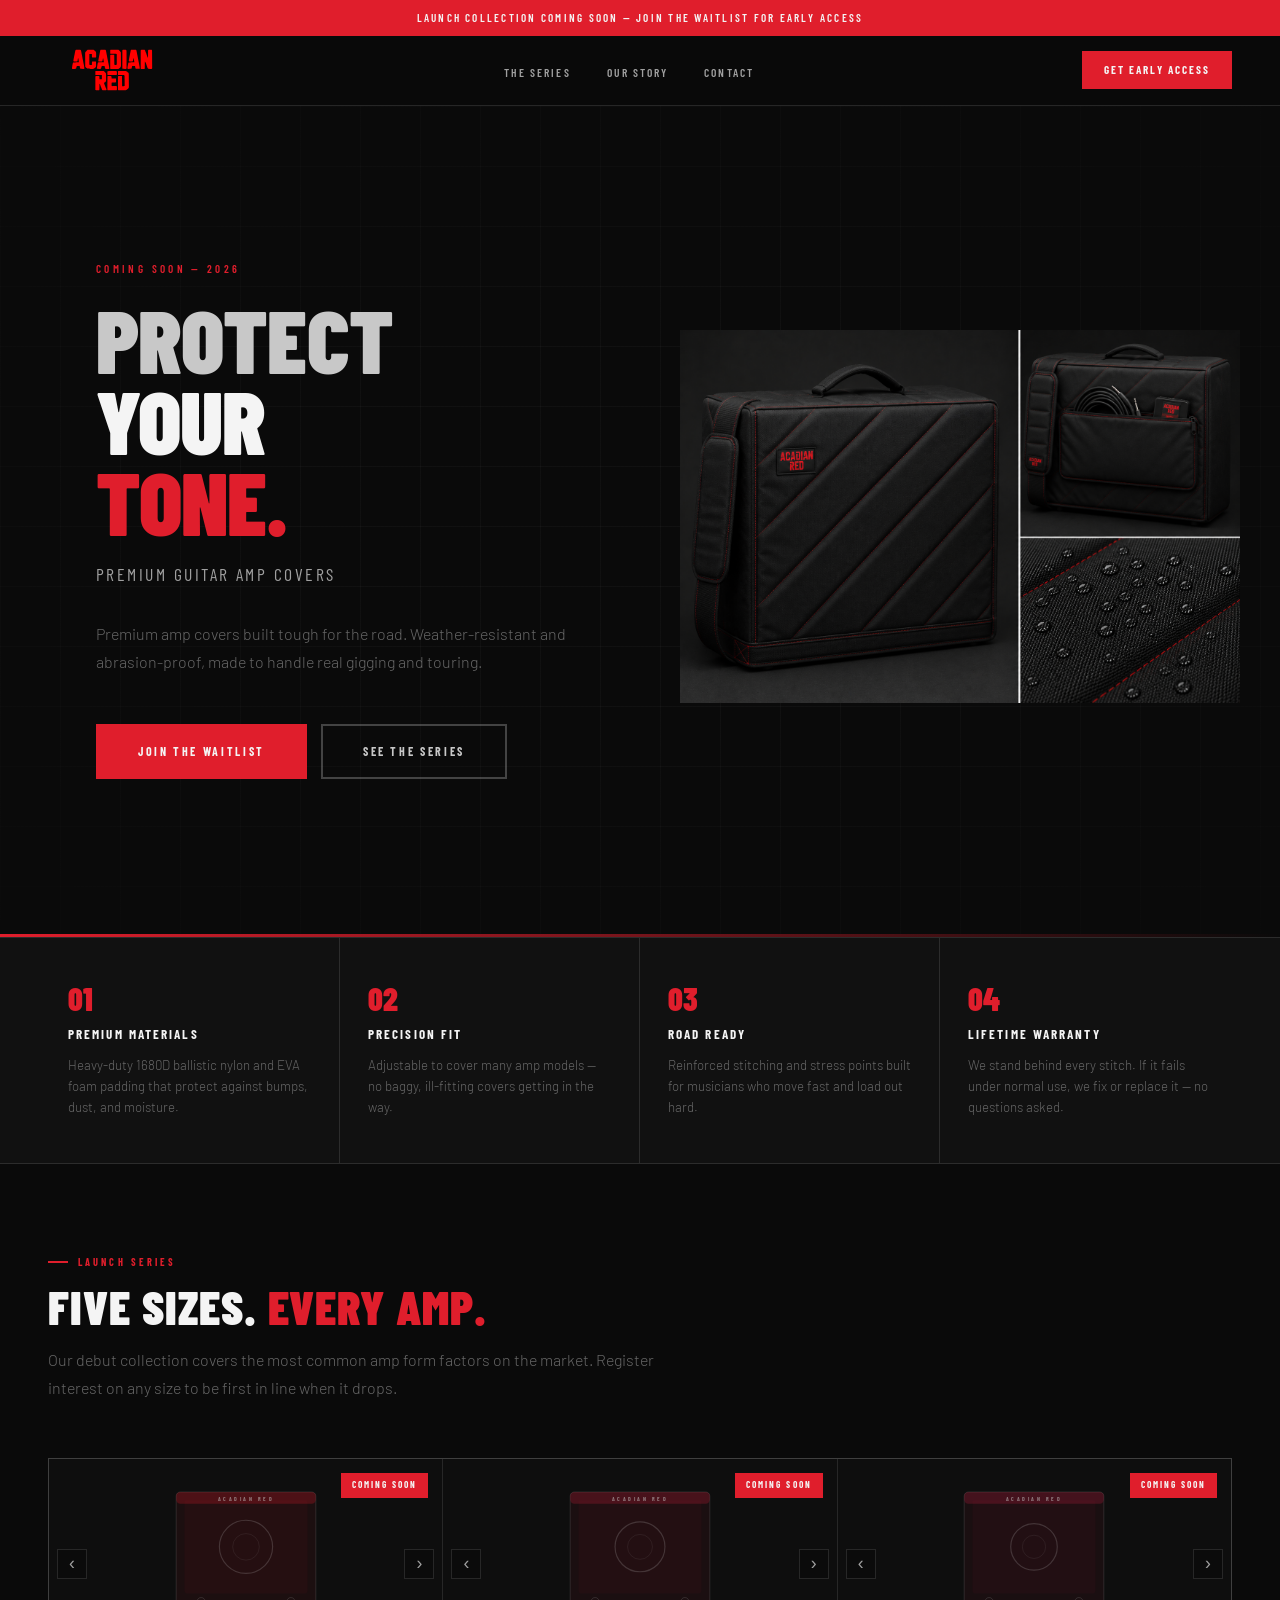
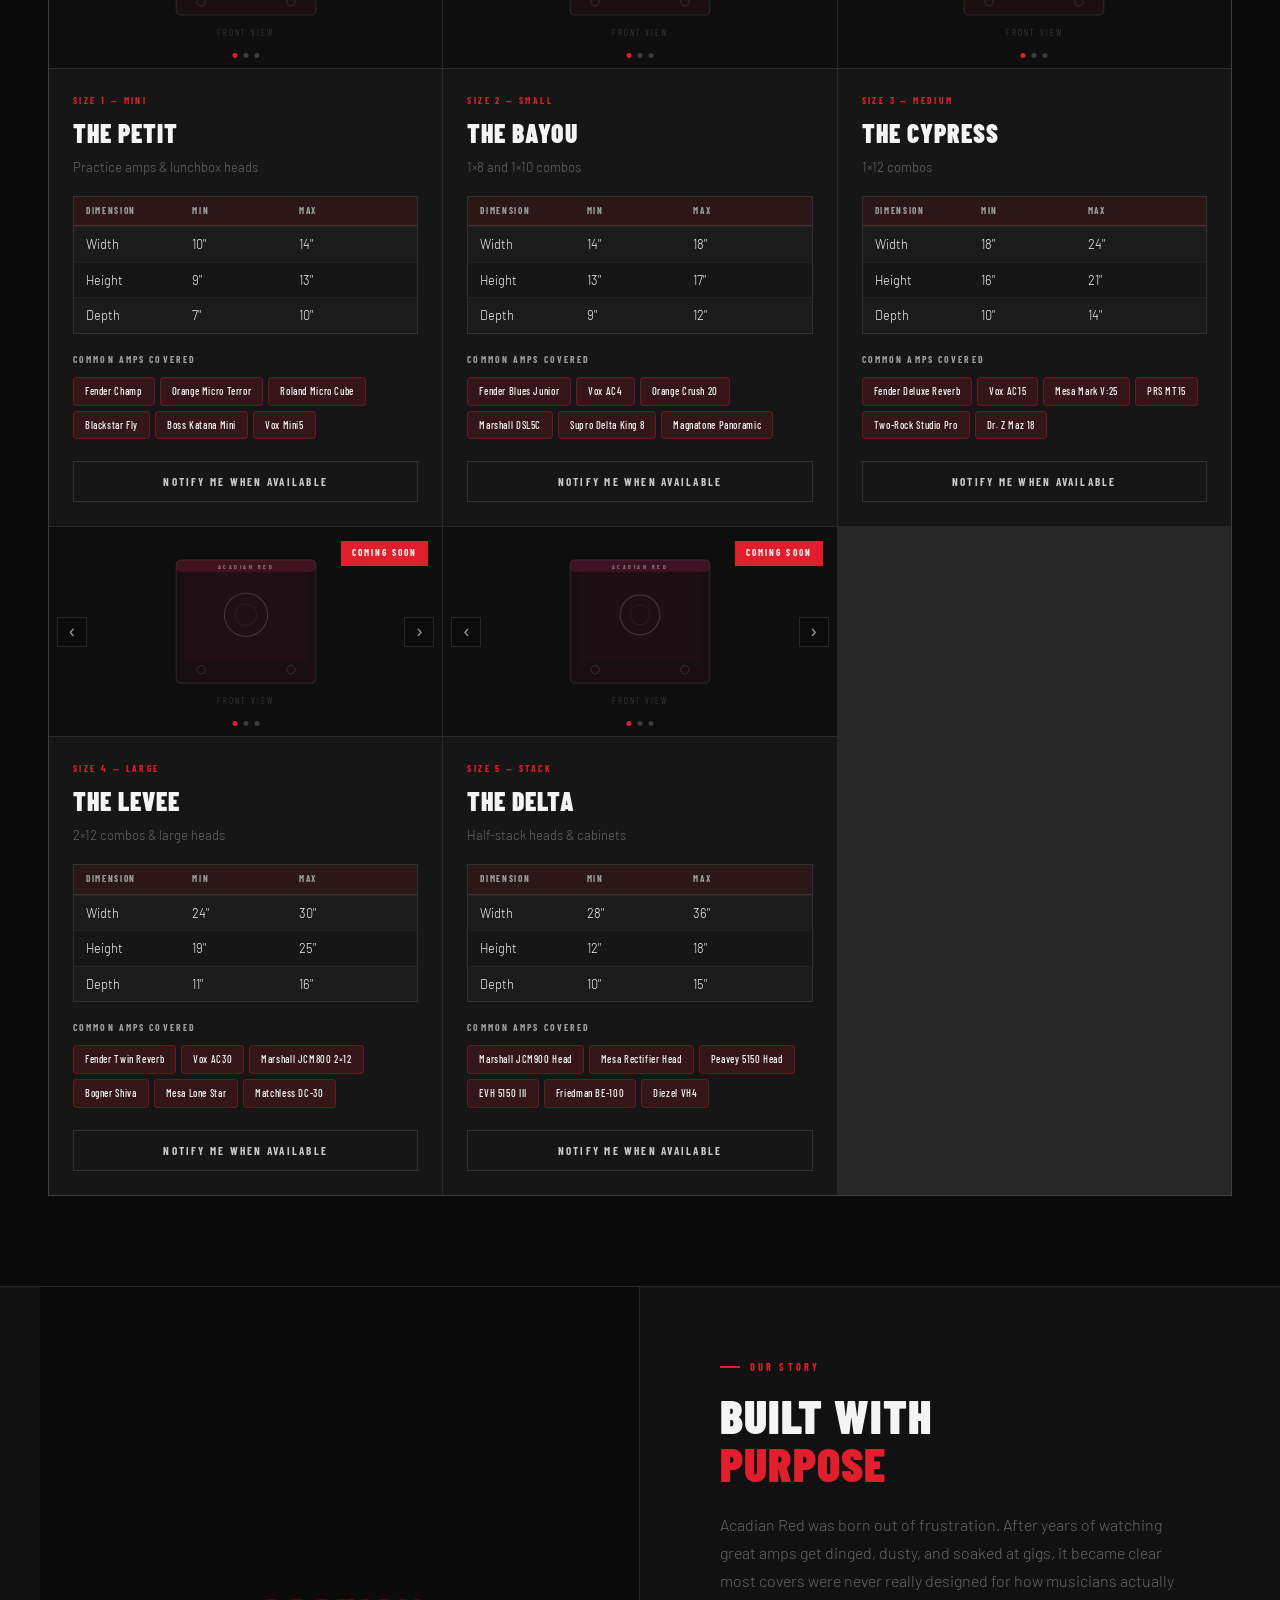
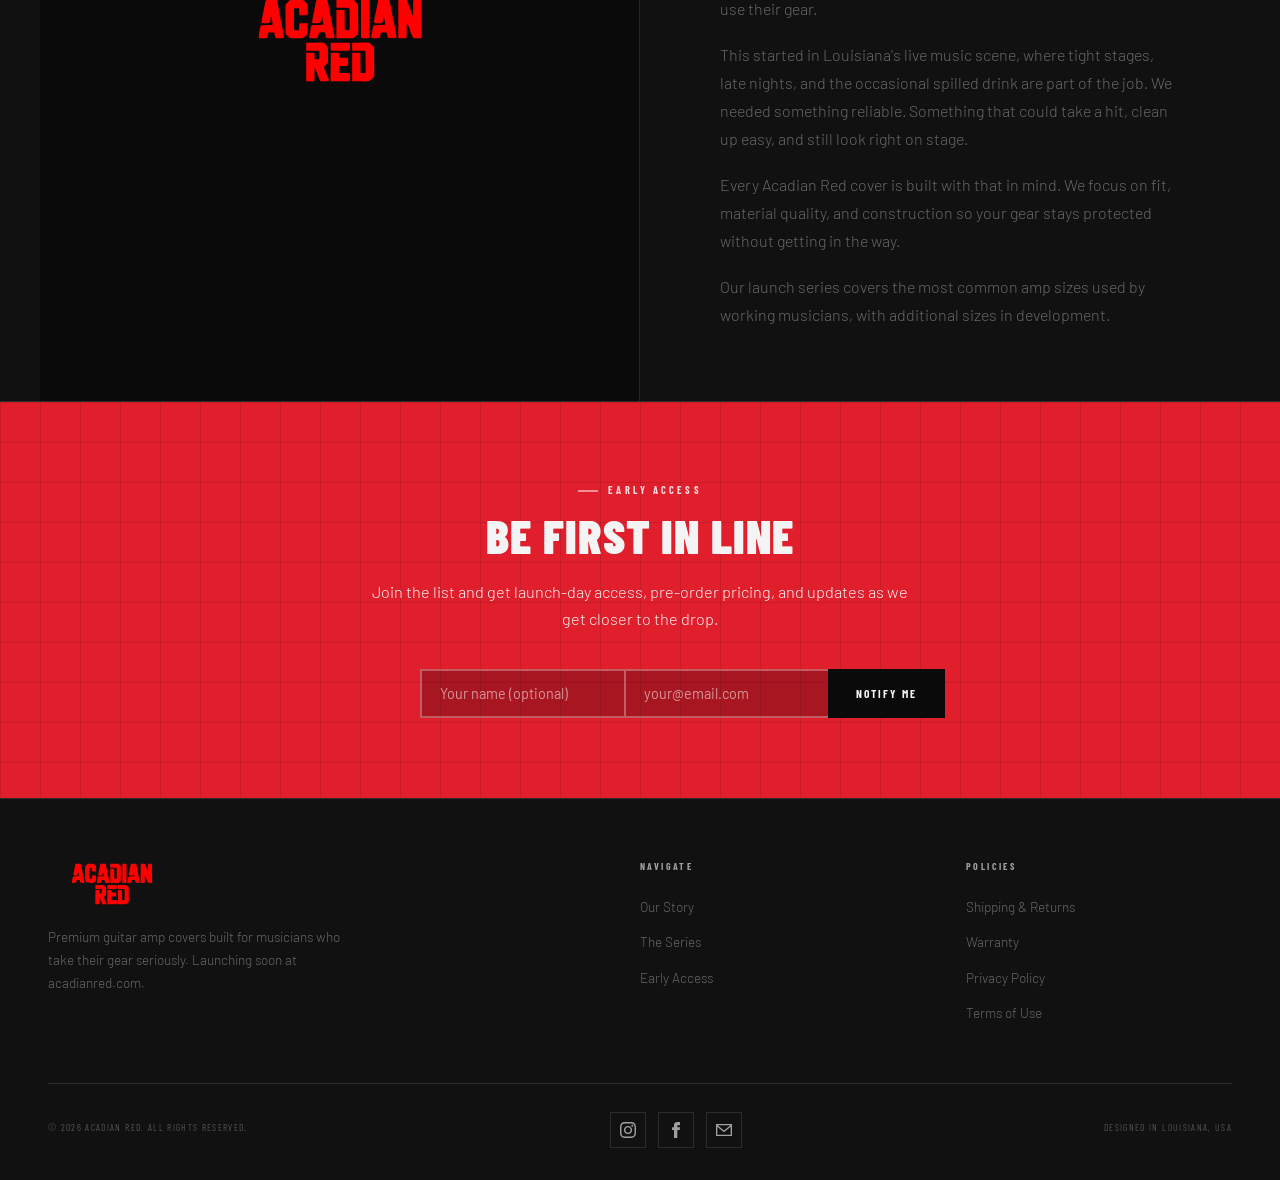
<file: index.html>
<!DOCTYPE html>
<html lang="en">
<head>
  <meta charset="UTF-8" />
  <meta name="viewport" content="width=device-width, initial-scale=1.0" />
  <title>Acadian Red | Premium Guitar Amp Covers</title>
  <meta name="description" content="Acadian Red — Handcrafted premium guitar amp covers built to protect your tone. Coming soon." />

  <link rel="preconnect" href="https://fonts.googleapis.com" />
  <link rel="preconnect" href="https://fonts.gstatic.com" crossorigin />
  <link href="https://fonts.googleapis.com/css2?family=Barlow+Condensed:wght@300;400;500;600;700;800;900&family=Barlow:wght@300;400;500;600&display=swap" rel="stylesheet" />

  <link rel="stylesheet" href="styles.css" />
</head>
<body>

  <!-- ── ANNOUNCE BAR ───────────────────────────── -->
  <div class="announce">Launch Collection Coming Soon — Join the Waitlist for Early Access</div>

  <!-- ── NAV ───────────────────────────────────── -->
  <nav>
    <a href="#" class="nav-logo">
      <img src="assets/acadianred_redlogo.svg" alt="Acadian Red" class="logo-mark" />
    </a>

    <!-- Desktop links -->
    <ul class="nav-links">
      <li><a href="#products">The Series</a></li>
      <li><a href="#story">Our Story</a></li>
      <li><a href="#notify">Contact</a></li>
    </ul>

    <!-- Desktop CTA -->
    <a href="#notify" class="nav-cta">Get Early Access</a>

    <!-- Hamburger (mobile only) -->
    <button class="nav-hamburger" id="hamburger" aria-label="Open menu" onclick="toggleMenu()">
      <span></span>
      <span></span>
      <span></span>
    </button>
  </nav>

  <!-- Mobile drawer -->
  <div class="mobile-menu" id="mobile-menu">
    <a href="#products" onclick="closeMenu()">The Series</a>
    <a href="#story"    onclick="closeMenu()">Our Story</a>
    <a href="#notify"   onclick="closeMenu()">Contact</a>
    <a href="#notify"   onclick="closeMenu()" class="mobile-cta">Get Early Access</a>
  </div>

  <!-- ── HERO ──────────────────────────────────── -->
  <section class="hero">

    <!-- Left: text -->
    <div class="hero-content">
      <div class="hero-eyebrow">Coming Soon — 2026</div>
      <h1 class="hero-title">
        <span class="silver">PROTECT</span><br>
        YOUR<br>
        <span class="accent">TONE.</span>
      </h1>
      <p class="hero-sub">Premium Guitar Amp Covers</p>
      <p class="hero-desc">Premium amp covers built tough for the road. Weather-resistant and abrasion-proof, made to handle real gigging and touring.</p>
      <div class="hero-actions">
        <a href="#notify"   class="btn-primary">Join the Waitlist</a>
        <a href="#products" class="btn-ghost">See the Series</a>
      </div>
    </div>

    <!-- Right: product render -->
    <div class="hero-visual">
      <div class="hero-render">
        <img src="assets/acadianred_render.png" alt="Acadian Red amp cover" />
      </div>
    </div>

  </section>

  <div class="red-divider"></div>

  <!-- ── FEATURES STRIP ────────────────────────── -->
  <div class="features-strip">
    <div class="features-inner">
      <div class="feature-item">
        <div class="feature-num">01</div>
        <div class="feature-title">Premium Materials</div>
        <p class="feature-desc">Heavy-duty 1680D ballistic nylon and EVA foam padding that protect against bumps, dust, and moisture.</p>
      </div>
      <div class="feature-item">
        <div class="feature-num">02</div>
        <div class="feature-title">Precision Fit</div>
        <p class="feature-desc">Adjustable to cover many amp models — no baggy, ill-fitting covers getting in the way.</p>
      </div>
      <div class="feature-item">
        <div class="feature-num">03</div>
        <div class="feature-title">Road Ready</div>
        <p class="feature-desc">Reinforced stitching and stress points built for musicians who move fast and load out hard.</p>
      </div>
      <div class="feature-item">
        <div class="feature-num">04</div>
        <div class="feature-title">Lifetime Warranty</div>
        <p class="feature-desc">We stand behind every stitch. If it fails under normal use, we fix or replace it — no questions asked.</p>
      </div>
    </div>
  </div>

  <!-- ── PRODUCTS ───────────────────────────────── -->
  <section class="products-section" id="products">
    <div class="products-header fade-up">
      <div class="section-label">Launch Series</div>
      <h2 class="section-title">Five Sizes. <span class="accent">Every Amp.</span></h2>
      <p class="section-body">Our debut collection covers the most common amp form factors on the market. Register interest on any size to be first in line when it drops.</p>
    </div>
    <div class="products-grid" id="products-grid"></div>
  </section>

  <!-- ── OUR STORY ──────────────────────────────── -->
  <div class="story-wrap" id="story">
    <div class="story-section">
      <div class="story-visual">
        <div class="story-logo">
          <img src="assets/acadianred_redlogo.svg" alt="Acadian Red" width="260" />
        </div>
      </div>
      <div class="story-content fade-up">
        <div class="section-label">Our Story</div>
        <h2 class="section-title">Built With<br><span class="accent">Purpose</span></h2>
        <p class="section-body" style="margin-bottom:18px;">Acadian Red was born out of frustration. After years of watching great amps get dinged, dusty, and soaked at gigs, it became clear most covers were never really designed for how musicians actually use their gear.</p>
        <p class="section-body" style="margin-bottom:18px;">This started in Louisiana's live music scene, where tight stages, late nights, and the occasional spilled drink are part of the job. We needed something reliable. Something that could take a hit, clean up easy, and still look right on stage.</p>
        <p class="section-body" style="margin-bottom:18px;">Every Acadian Red cover is built with that in mind. We focus on fit, material quality, and construction so your gear stays protected without getting in the way.</p>
        <p class="section-body">Our launch series covers the most common amp sizes used by working musicians, with additional sizes in development.</p>
      </div>
    </div>
  </div>

  <!-- ── EMAIL CAPTURE ──────────────────────────── -->
  <section class="email-section" id="notify">
    <div class="email-inner">
      <div class="section-label">Early Access</div>
      <h2 class="section-title">Be First In Line</h2>
      <p class="section-body">Join the list and get launch-day access, pre-order pricing, and updates as we get closer to the drop.</p>

    <form class="email-form" onsubmit="submitToGoogle(event)">
  <input class="email-input" type="text" id="waitlist-name" placeholder="Your name (optional)" />
  <input class="email-input" type="email" id="waitlist-email" placeholder="your@email.com" required />
  <button class="email-submit" type="submit">Notify Me</button>
</form>
    
        <div id="email-success" style="display:none;margin-top:20px;">
        <p style="color:rgba(255,255,255,0.85);font-family:var(--font-head);font-size:0.78rem;letter-spacing:0.18em;text-transform:uppercase;">✓ &nbsp; You're on the list — we'll be in touch.</p>
      </div>
    </div>
  </section>

  <!-- ── FOOTER ─────────────────────────────────── -->
  <footer>
    <div class="footer-top">
      <div class="footer-brand">
        <a href="#" class="nav-logo">
          <img src="assets/acadianred_redlogo.svg" alt="Acadian Red" class="logo-mark" />
        </a>
        <p>Premium guitar amp covers built for musicians who take their gear seriously. Launching soon at acadianred.com.</p>
      </div>
      <div>
        <div class="footer-col-title">Navigate</div>
        <ul class="footer-links">
          <li><a href="#story">Our Story</a></li>
          <li><a href="#products">The Series</a></li>
          <li><a href="#notify">Early Access</a></li>
        </ul>
      </div>
      <div>
        <div class="footer-col-title">Policies</div>
        <ul class="footer-links">
          <li><a href="#">Shipping &amp; Returns</a></li>
          <li><a href="#">Warranty</a></li>
         <li><a href="privacy-policy.html">Privacy Policy</a></li>
         <li><a href="terms-of-use.html">Terms of Use</a></li>
        </ul>
      </div>
    </div>
    <div class="footer-bottom">
      <p>© 2026 Acadian Red. All rights reserved.</p>

       <!-- Social Links Start -->
     <div class="social-links">
    <!-- Instagram -->
    <a href="https://www.instagram.com/acadianred" class="social-link" aria-label="Instagram" target="_blank" rel="noopener noreferrer">
      <svg viewBox="0 0 24 24">
        <path d="M12 2.163c3.204 0 3.584.012 4.85.07 3.252.148 4.771 1.691 4.919 4.919.058 1.265.069 1.645.069 4.849 0 3.205-.012 3.584-.069 4.849-.149 3.225-1.664 4.771-4.919 4.919-1.266.058-1.644.07-4.85.07-3.204 0-3.584-.012-4.849-.07-3.26-.149-4.771-1.699-4.919-4.92-.058-1.265-.07-1.644-.07-4.849 0-3.204.013-3.583.07-4.849.149-3.227 1.664-4.771 4.919-4.919 1.266-.057 1.645-.069 4.849-.069zm0-2.163c-3.259 0-3.667.014-4.947.072-4.358.2-6.78 2.618-6.98 6.98-.059 1.281-.073 1.689-.073 4.948 0 3.259.014 3.668.072 4.948.2 4.358 2.618 6.78 6.98 6.98 1.281.058 1.689.072 4.948.072 3.259 0 3.668-.014 4.948-.072 4.354-.2 6.782-2.618 6.979-6.98.059-1.28.073-1.689.073-4.948 0-3.259-.014-3.667-.072-4.947-.196-4.354-2.617-6.78-6.979-6.98-1.281-.059-1.69-.073-4.949-.073zm0 5.838c-3.403 0-6.162 2.759-6.162 6.162s2.759 6.163 6.162 6.163 6.162-2.759 6.162-6.163c0-3.403-2.759-6.162-6.162-6.162zm0 10.162c-2.209 0-4-1.79-4-4 0-2.209 1.791-4 4-4s4 1.791 4 4c0 2.21-1.791 4-4 4zm6.406-11.845c-.796 0-1.441.645-1.441 1.44s.645 1.44 1.441 1.44c.795 0 1.439-.645 1.439-1.44s-.644-1.44-1.439-1.44z"/>
      </svg>
    </a>

    <!-- Facebook -->
    <a href="https://www.facebook.com/AcadianRed/" class="social-link" aria-label="Facebook" target="_blank" rel="noopener noreferrer">
      <svg viewBox="0 0 24 24">
        <path d="M9 8h-3v4h3v12h5v-12h3.642l.358-4h-4v-1.667c0-.955.192-1.333 1.115-1.333h2.885v-5h-3.808c-3.596 0-5.192 1.583-5.192 4.615v3.385z"/>
      </svg>
    </a>

    <!-- Email -->
    <a href="mailto:support@acadianred.com" class="social-link" aria-label="Email">
      <svg viewBox="0 0 24 24">
        <path d="M0 3v18h24v-18h-24zm21.518 2l-9.518 7.713-9.518-7.713h19.036zm-19.518 14v-11.817l10 8.104 10-8.104v11.817h-20z"/>
      </svg>
    </a>
  </div>
      <!-- Social Links End -->
      
      <p>Designed in Louisiana, USA</p>
    </div>
  </footer>

  <!-- ── NOTIFY MODAL ───────────────────────────── -->
  <div class="modal-overlay" id="modal" onclick="closeModal(event)">
    <div class="modal">
      <button class="modal-close" onclick="closeModalDirect()">×</button>
      <div class="modal-product-name" id="modal-product-name"></div>
      <div class="modal-title">Notify Me</div>
      <div class="modal-sub" id="modal-sub"></div>
      <div class="modal-form" id="modal-form-wrap">
        <input class="modal-input" type="text" placeholder="Your name" id="modal-name" />
        <input class="modal-input" type="email" placeholder="your@email.com" required id="modal-email" />
        <button class="modal-submit" onclick="handleModalSubmit()">Join the Waitlist</button>
      </div>
      <div class="modal-success" id="modal-success">
        <div class="check">✓</div>
        <p>You're on the list for the <strong id="success-product-name"></strong>.<br/>We'll reach out as soon as pre-orders open.</p>
      </div>
    </div>
  </div>

  <!-- ── SCRIPTS ────────────────────────────────── -->
  <script>
    /* ── HAMBURGER ──────────────────────────────── */
    function toggleMenu() {
      const btn  = document.getElementById('hamburger');
      const menu = document.getElementById('mobile-menu');
      btn.classList.toggle('open');
      menu.classList.toggle('open');
    }
    function closeMenu() {
      document.getElementById('hamburger').classList.remove('open');
      document.getElementById('mobile-menu').classList.remove('open');
    }

    /* ── PRODUCT DATA ───────────────────────────── */
    const products = [
      { id:'mini',   sizeBadge:'Size 1 — Mini',   name:'THE PETIT',   tagline:'Practice amps & lunchbox heads',
        chart:[{dim:'Width',min:'10"',max:'14"'},{dim:'Height',min:'9"',max:'13"'},{dim:'Depth',min:'7"',max:'10"'}],
        fits:['Fender Champ','Orange Micro Terror','Roland Micro Cube','Blackstar Fly','Boss Katana Mini','Vox Mini5'] },
      { id:'small',  sizeBadge:'Size 2 — Small',  name:'THE BAYOU',   tagline:'1×8 and 1×10 combos',
        chart:[{dim:'Width',min:'14"',max:'18"'},{dim:'Height',min:'13"',max:'17"'},{dim:'Depth',min:'9"',max:'12"'}],
        fits:['Fender Blues Junior','Vox AC4','Orange Crush 20','Marshall DSL5C','Supro Delta King 8','Magnatone Panoramic'] },
      { id:'medium', sizeBadge:'Size 3 — Medium', name:'THE CYPRESS', tagline:'1×12 combos',
        chart:[{dim:'Width',min:'18"',max:'24"'},{dim:'Height',min:'16"',max:'21"'},{dim:'Depth',min:'10"',max:'14"'}],
        fits:['Fender Deluxe Reverb','Vox AC15','Mesa Mark V:25','PRS MT15','Two-Rock Studio Pro','Dr. Z Maz 18'] },
      { id:'large',  sizeBadge:'Size 4 — Large',  name:'THE LEVEE',   tagline:'2×12 combos & large heads',
        chart:[{dim:'Width',min:'24"',max:'30"'},{dim:'Height',min:'19"',max:'25"'},{dim:'Depth',min:'11"',max:'16"'}],
        fits:['Fender Twin Reverb','Vox AC30','Marshall JCM800 2×12','Bogner Shiva','Mesa Lone Star','Matchless DC-30'] },
      { id:'stack',  sizeBadge:'Size 5 — Stack',  name:'THE DELTA',   tagline:'Half-stack heads & cabinets',
        chart:[{dim:'Width',min:'28"',max:'36"'},{dim:'Height',min:'12"',max:'18"'},{dim:'Depth',min:'10"',max:'15"'}],
        fits:['Marshall JCM900 Head','Mesa Rectifier Head','Peavey 5150 Head','EVH 5150 III','Friedman BE-100','Diezel VH4'] },
    ];

    /* ── SVG PLACEHOLDERS ───────────────────────── */
    function makeSlide(viewIdx, pi) {
      const labels = ['FRONT','SIDE','TOP'];
      const r = `hsl(${355 - pi*4},${76 - pi*3}%,${42 - pi*2}%)`;
      const svgs = [
        `<svg viewBox="0 0 180 160" width="150" height="133" fill="none" xmlns="http://www.w3.org/2000/svg">
          <rect x="6" y="6" width="168" height="148" rx="5" fill="${r}" fill-opacity=".08" stroke="rgba(200,200,200,.18)" stroke-width="1"/>
          <rect x="16" y="16" width="148" height="112" rx="3" fill="${r}" fill-opacity=".05"/>
          <circle cx="90" cy="72" r="${32-pi*2}" fill="none" stroke="rgba(200,200,200,.2)" stroke-width="1.4"/>
          <circle cx="90" cy="72" r="${16-pi}" fill="none" stroke="rgba(200,200,200,.12)" stroke-width=".8"/>
          <circle cx="36" cy="138" r="5" fill="none" stroke="rgba(200,200,200,.2)" stroke-width=".9"/>
          <circle cx="144" cy="138" r="5" fill="none" stroke="rgba(200,200,200,.2)" stroke-width=".9"/>
          <rect x="6" y="6" width="168" height="14" rx="5" fill="${r}" fill-opacity=".3"/>
          <text x="90" y="17" font-family="'Barlow Condensed',sans-serif" font-size="7" fill="rgba(200,200,200,.55)" text-anchor="middle" font-weight="700" letter-spacing="3">ACADIAN RED</text>
        </svg>`,
        `<svg viewBox="0 0 110 160" width="92" height="133" fill="none" xmlns="http://www.w3.org/2000/svg">
          <rect x="6" y="6" width="98" height="148" rx="5" fill="${r}" fill-opacity=".08" stroke="rgba(200,200,200,.18)" stroke-width="1"/>
          <rect x="16" y="20" width="78" height="108" rx="3" fill="${r}" fill-opacity=".05" stroke="rgba(200,200,200,.08)" stroke-width=".5"/>
          <line x1="16" y1="60" x2="94" y2="60" stroke="rgba(200,200,200,.1)" stroke-width=".5"/>
          <line x1="16" y1="100" x2="94" y2="100" stroke="rgba(200,200,200,.1)" stroke-width=".5"/>
          <rect x="6" y="6" width="98" height="14" rx="5" fill="${r}" fill-opacity=".3"/>
          <text x="55" y="85" font-family="'Barlow Condensed',sans-serif" font-size="8" fill="rgba(200,200,200,.3)" text-anchor="middle" font-weight="700" letter-spacing="2">SIDE</text>
        </svg>`,
        `<svg viewBox="0 0 180 110" width="150" height="92" fill="none" xmlns="http://www.w3.org/2000/svg">
          <rect x="6" y="6" width="168" height="98" rx="5" fill="${r}" fill-opacity=".08" stroke="rgba(200,200,200,.18)" stroke-width="1"/>
          <rect x="16" y="16" width="148" height="78" rx="3" fill="${r}" fill-opacity=".05"/>
          <line x1="90" y1="16" x2="90" y2="94" stroke="rgba(200,200,200,.08)" stroke-width=".5"/>
          <line x1="16" y1="55" x2="164" y2="55" stroke="rgba(200,200,200,.08)" stroke-width=".5"/>
          <text x="90" y="59" font-family="'Barlow Condensed',sans-serif" font-size="8" fill="rgba(200,200,200,.3)" text-anchor="middle" font-weight="700" letter-spacing="2">TOP</text>
        </svg>`
      ];
      return `<div style="display:flex;align-items:center;justify-content:center;height:100%;flex-direction:column;gap:6px;">${svgs[viewIdx]}<span style="font-family:'Barlow Condensed',sans-serif;font-size:0.55rem;letter-spacing:0.22em;text-transform:uppercase;color:rgba(200,200,200,.28);">${labels[viewIdx]} VIEW</span></div>`;
    }

    /* ── RENDER CARDS ───────────────────────────── */
    function renderCards() {
      const grid = document.getElementById('products-grid');
      products.forEach((p, pi) => {
        const card = document.createElement('div');
        card.className = 'product-card fade-up';
        card.style.transitionDelay = `${pi * 0.08}s`;
        const slidesHTML = [0,1,2].map(i=>`<div class="carousel-slide ${i===0?'active':''}">${makeSlide(i,pi)}</div>`).join('');
        const dotsHTML   = [0,1,2].map(i=>`<button class="carousel-dot ${i===0?'active':''}" onclick="goSlide('${p.id}',${i})"></button>`).join('');
        const chartHTML  = p.chart.map(r=>`<div class="size-chart-row"><span>${r.dim}</span><span>${r.min}</span><span>${r.max}</span></div>`).join('');
        const fitsHTML   = p.fits.map(f=>`<span class="fits-tag">${f}</span>`).join('');
        card.innerHTML = `
          <div class="card-status">Coming Soon</div>
          <div class="carousel" id="carousel-${p.id}">
            ${slidesHTML}
            <button class="carousel-arrow prev" onclick="shiftSlide('${p.id}',-1)">&#8249;</button>
            <button class="carousel-arrow next" onclick="shiftSlide('${p.id}',1)">&#8250;</button>
            <div class="carousel-controls">${dotsHTML}</div>
          </div>
          <div class="card-body">
            <div class="card-size-badge">${p.sizeBadge}</div>
            <div class="card-name">${p.name}</div>
            <div class="card-tagline">${p.tagline}</div>
            <div class="size-chart">
              <div class="size-chart-head"><span>Dimension</span><span>Min</span><span>Max</span></div>
              ${chartHTML}
            </div>
            <div class="fits-label">Common Amps Covered</div>
            <div class="fits-list">${fitsHTML}</div>
            <button class="card-notify" onclick="openModal('${p.id}','${p.name}','${p.sizeBadge}')">Notify Me When Available</button>
          </div>`;
        grid.appendChild(card);
      });
    }

    /* ── CAROUSEL ───────────────────────────────── */
    const slideState = {};
    products.forEach(p => slideState[p.id] = 0);

    function goSlide(id, idx) {
      const c = document.getElementById(`carousel-${id}`);
      c.querySelectorAll('.carousel-slide')[slideState[id]].classList.remove('active');
      c.querySelectorAll('.carousel-dot')[slideState[id]].classList.remove('active');
      slideState[id] = idx;
      c.querySelectorAll('.carousel-slide')[idx].classList.add('active');
      c.querySelectorAll('.carousel-dot')[idx].classList.add('active');
    }

    function shiftSlide(id, dir) { goSlide(id, (slideState[id]+dir+3)%3); }

    /* ── MODAL ──────────────────────────────────── */
    let currentProduct = '';

    function openModal(id, name, badge) {
      currentProduct = name;
      document.getElementById('modal-product-name').textContent = badge;
      document.getElementById('modal-sub').textContent = `Be the first to know when ${name} is available for pre-order.`;
      document.getElementById('modal-form-wrap').style.display = 'flex';
      document.getElementById('modal-success').style.display = 'none';
      document.getElementById('modal').classList.add('open');
    }

    function closeModal(e) {
      if (e.target.id === 'modal') document.getElementById('modal').classList.remove('open');
    }

    function closeModalDirect() { document.getElementById('modal').classList.remove('open'); }

    function handleModalSubmit() {
      if (!document.getElementById('modal-email').value) return;
      document.getElementById('modal-form-wrap').style.display = 'none';
      document.getElementById('success-product-name').textContent = currentProduct;
      document.getElementById('modal-success').style.display = 'block';
    }

    /* ── EMAIL ──────────────────────────────────── */
    function handleEmailSubmit(e) {
      e.preventDefault();
      document.getElementById('email-success').style.display = 'block';
      document.querySelector('.email-form').style.display = 'none';
    }

    /* ── SCROLL ANIMATIONS ──────────────────────── */
    const obs = new IntersectionObserver(entries => {
      entries.forEach(e => { if (e.isIntersecting) e.target.classList.add('visible'); });
    }, { threshold: 0.08 });

    /* ── INIT ───────────────────────────────────── */
    renderCards();
    document.querySelectorAll('.fade-up').forEach(el => obs.observe(el));

function submitToGoogle(e) {
  e.preventDefault();
  const email = document.getElementById('waitlist-email').value;
  const name  = document.getElementById('waitlist-name').value || '';

  const FORM_ID     = '1FAIpQLSdSkBZc8RrZFG0jTre1ThPwV1lPjA4dXoYfYorLA_o_H-nZBQ';
  const EMAIL_ENTRY = 'entry.1170893990';
  const NAME_ENTRY  = 'entry.2031611599';

  const url = `https://docs.google.com/forms/d/e/${FORM_ID}/formResponse`
            + `?${EMAIL_ENTRY}=${encodeURIComponent(email)}`
            + `&${NAME_ENTRY}=${encodeURIComponent(name)}`
            + `&submit=Submit`;

  fetch(url, { method: 'POST', mode: 'no-cors' })
    .then(() => {
      document.querySelector('.email-form').style.display = 'none';
      document.getElementById('email-success').style.display = 'block';
    })
    .catch(() => {
      document.querySelector('.email-form').style.display = 'none';
      document.getElementById('email-success').style.display = 'block';
    });
}
  </script>
</body>
</html>
</file>
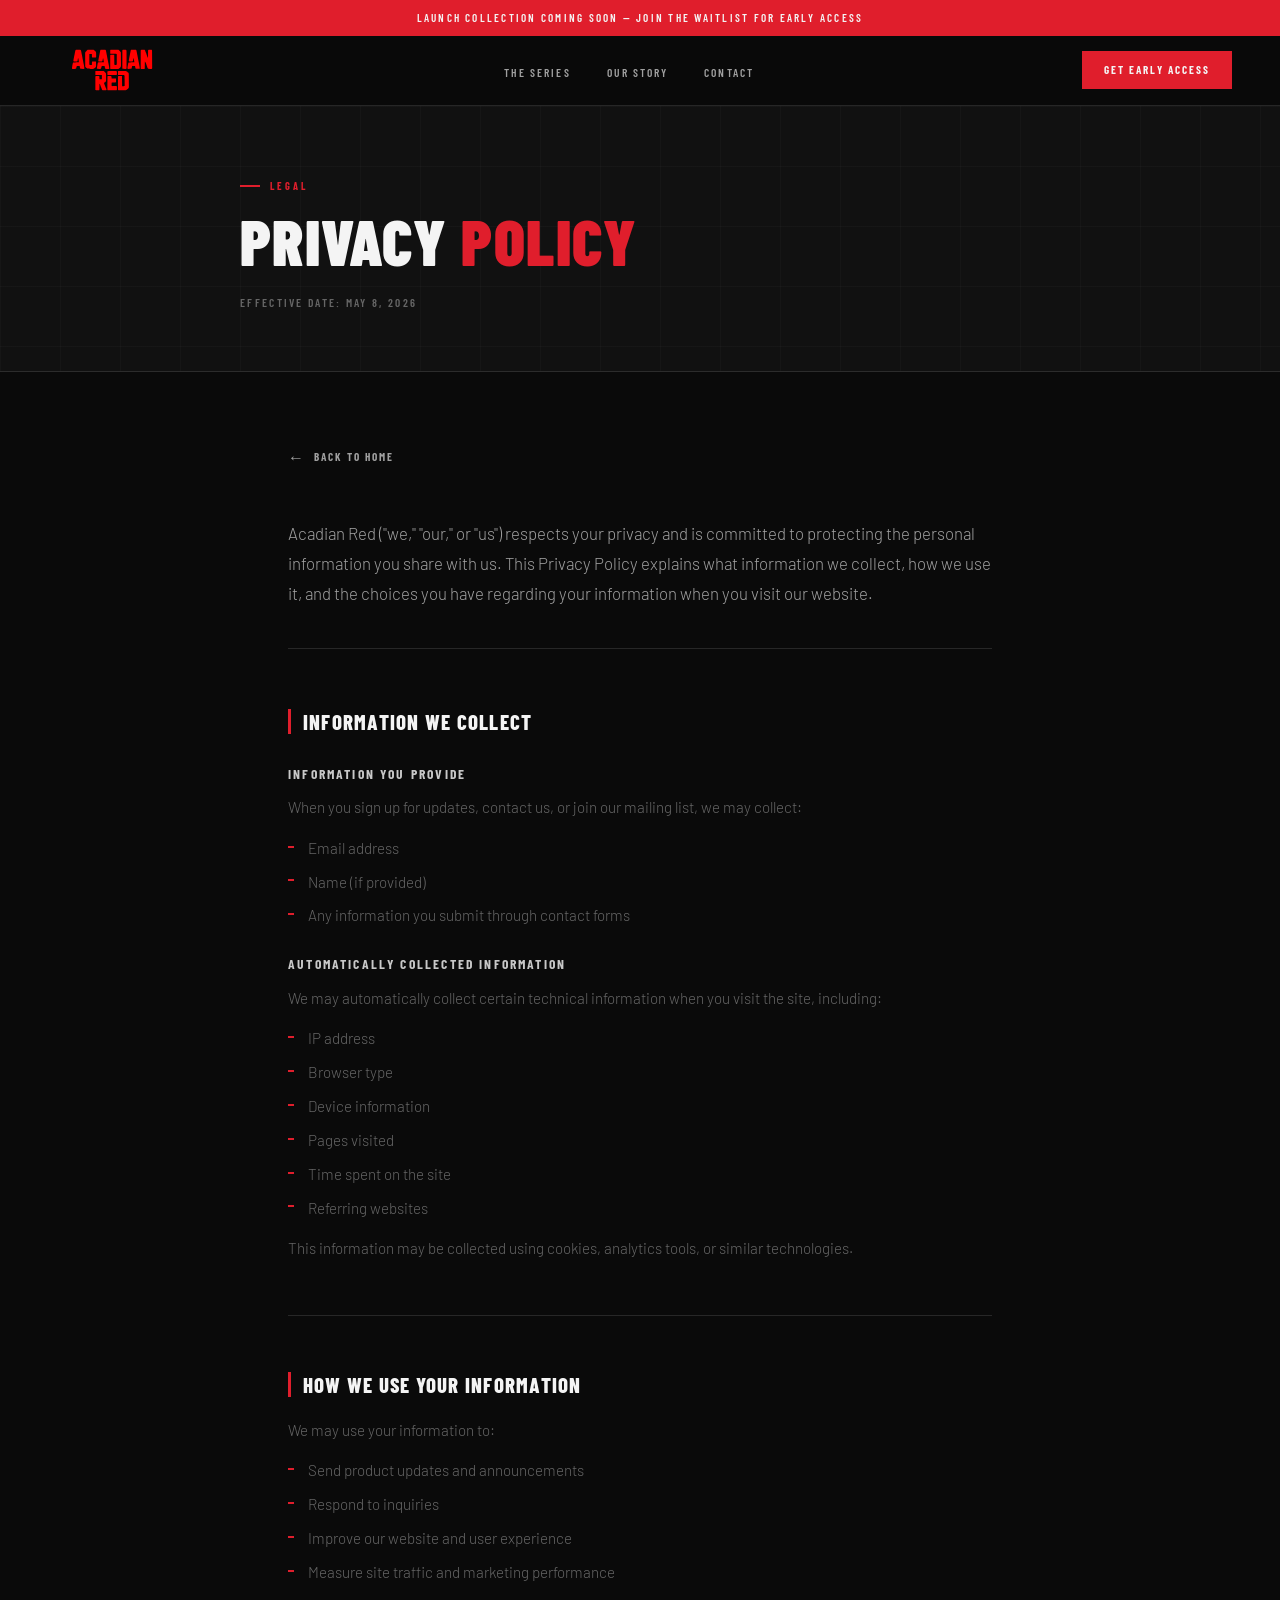
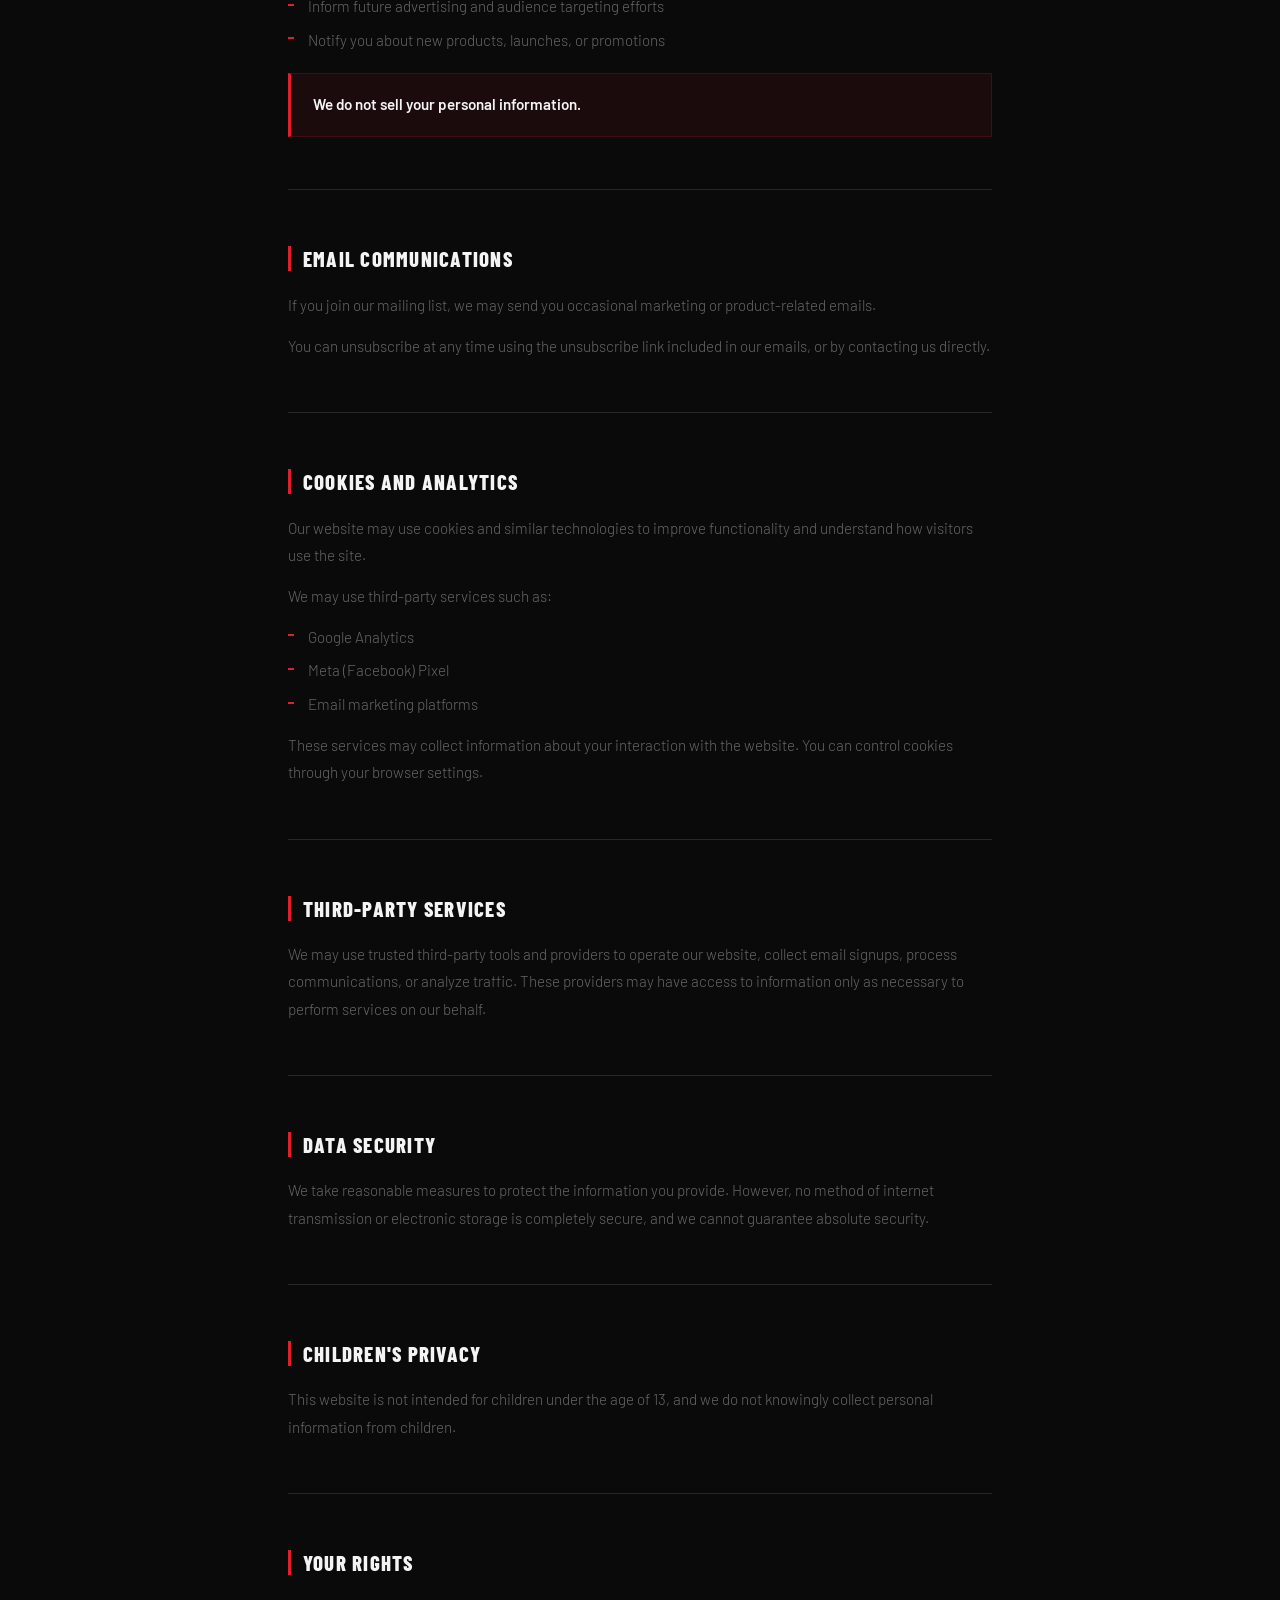
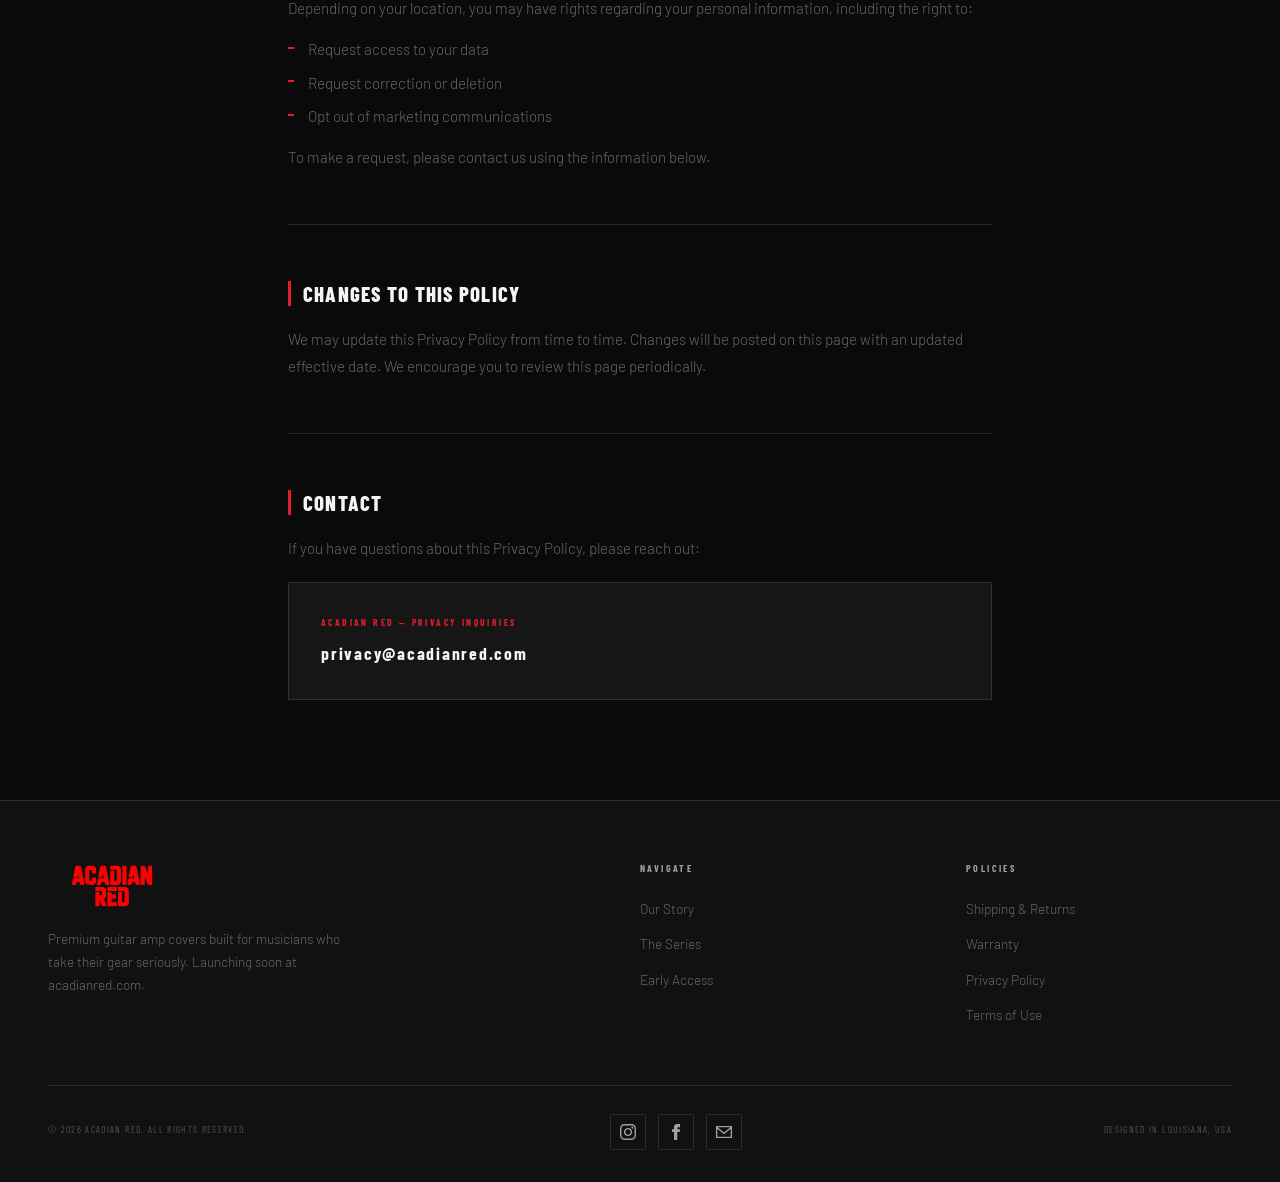
<file: privacy-policy.html>
<!DOCTYPE html>
<html lang="en">
<head>
  <meta charset="UTF-8" />
  <meta name="viewport" content="width=device-width, initial-scale=1.0" />
  <title>Privacy Policy | Acadian Red</title>
  <meta name="description" content="Acadian Red Privacy Policy — how we collect, use, and protect your information." />

  <link rel="preconnect" href="https://fonts.googleapis.com" />
  <link rel="preconnect" href="https://fonts.gstatic.com" crossorigin />
  <link href="https://fonts.googleapis.com/css2?family=Barlow+Condensed:wght@300;400;500;600;700;800;900&family=Barlow:wght@300;400;500;600&display=swap" rel="stylesheet" />

  <link rel="stylesheet" href="styles.css" />

  <style>
    /* ── PAGE-SPECIFIC STYLES ───────────────────── */

    .policy-hero {
      background: var(--black-mid);
      border-bottom: 1px solid var(--silver-line);
      padding: 72px 48px 60px;
      position: relative;
      overflow: hidden;
    }

    .policy-hero::before {
      content: '';
      position: absolute;
      inset: 0;
      background-image:
        linear-gradient(rgba(200,200,200,0.03) 1px, transparent 1px),
        linear-gradient(90deg, rgba(200,200,200,0.03) 1px, transparent 1px);
      background-size: 60px 60px;
      pointer-events: none;
    }

    .policy-hero-inner {
      max-width: 800px;
      margin: 0 auto;
      position: relative;
      z-index: 1;
    }

    .policy-hero .section-label {
      margin-bottom: 14px;
    }

    .policy-hero h1 {
      font-family: var(--font-head);
      font-size: clamp(2.4rem, 5vw, 4rem);
      font-weight: 900;
      text-transform: uppercase;
      letter-spacing: 0.02em;
      color: var(--white);
      line-height: 1;
      margin-bottom: 20px;
    }

    .policy-hero h1 span { color: var(--red); }

    .policy-effective {
      font-family: var(--font-head);
      font-size: 0.72rem;
      font-weight: 600;
      letter-spacing: 0.2em;
      text-transform: uppercase;
      color: var(--smoke);
    }

    /* ── POLICY BODY ────────────────────────────── */
    .policy-body {
      max-width: 800px;
      margin: 0 auto;
      padding: 72px 48px 100px;
    }

    .policy-intro {
      font-size: 1.05rem;
      color: var(--silver-mid);
      line-height: 1.8;
      margin-bottom: 56px;
      padding-bottom: 40px;
      border-bottom: 1px solid var(--silver-line);
    }

    /* Section blocks */
    .policy-section {
      margin-bottom: 52px;
    }

    .policy-section:last-child {
      margin-bottom: 0;
    }

    .policy-section-title {
      font-family: var(--font-head);
      font-size: 1.3rem;
      font-weight: 800;
      letter-spacing: 0.06em;
      text-transform: uppercase;
      color: var(--white);
      margin-bottom: 16px;
      display: flex;
      align-items: center;
      gap: 12px;
    }

    .policy-section-title::before {
      content: '';
      display: block;
      width: 3px;
      height: 1.2em;
      background: var(--red);
      flex-shrink: 0;
    }

    .policy-subsection-title {
      font-family: var(--font-head);
      font-size: 0.85rem;
      font-weight: 700;
      letter-spacing: 0.16em;
      text-transform: uppercase;
      color: var(--silver);
      margin-bottom: 10px;
      margin-top: 24px;
    }

    .policy-text {
      font-size: 0.95rem;
      color: var(--smoke);
      line-height: 1.8;
      margin-bottom: 14px;
    }

    .policy-text:last-child { margin-bottom: 0; }

    .policy-list {
      list-style: none;
      margin: 10px 0 14px;
      display: flex;
      flex-direction: column;
      gap: 8px;
    }

    .policy-list li {
      font-size: 0.95rem;
      color: var(--smoke);
      line-height: 1.7;
      padding-left: 20px;
      position: relative;
    }

    .policy-list li::before {
      content: '';
      position: absolute;
      left: 0;
      top: 0.65em;
      width: 6px;
      height: 2px;
      background: var(--red);
    }

    /* Highlight box */
    .policy-highlight {
      background: rgba(224,30,44,0.08);
      border: 1px solid rgba(224,30,44,0.2);
      border-left: 3px solid var(--red);
      padding: 18px 22px;
      margin: 20px 0;
    }

    .policy-highlight p {
      font-size: 0.95rem;
      color: var(--silver-mid);
      line-height: 1.7;
      margin: 0;
    }

    .policy-highlight strong {
      color: var(--white);
      font-weight: 600;
    }

    /* Contact block */
    .policy-contact {
      background: var(--black-card);
      border: 1px solid var(--silver-line);
      padding: 32px;
      margin-top: 20px;
    }

    .policy-contact .label {
      font-family: var(--font-head);
      font-size: 0.6rem;
      font-weight: 700;
      letter-spacing: 0.25em;
      text-transform: uppercase;
      color: var(--red);
      margin-bottom: 8px;
    }

    .policy-contact a {
      font-family: var(--font-head);
      font-size: 1.1rem;
      font-weight: 700;
      letter-spacing: 0.1em;
      color: var(--white);
      text-decoration: none;
      transition: color 0.2s;
    }

    .policy-contact a:hover { color: var(--red); }

    /* Divider between sections */
    .policy-divider {
      height: 1px;
      background: var(--silver-line);
      margin: 52px 0;
    }

    /* Back link */
    .back-link {
      display: inline-flex;
      align-items: center;
      gap: 8px;
      font-family: var(--font-head);
      font-size: 0.7rem;
      font-weight: 700;
      letter-spacing: 0.18em;
      text-transform: uppercase;
      color: var(--silver-mid);
      text-decoration: none;
      margin-bottom: 48px;
      transition: color 0.2s;
    }

    .back-link:hover { color: var(--white); }

    .back-link::before {
      content: '←';
      font-size: 1rem;
    }

    /* ── RESPONSIVE ─────────────────────────────── */
    @media (max-width: 720px) {
      .policy-hero  { padding: 48px 24px 40px; }
      .policy-body  { padding: 48px 24px 72px; }
    }
  </style>
</head>
<body>

  <!-- ── ANNOUNCE BAR ───────────────────────────── -->
  <div class="announce">Launch Collection Coming Soon — Join the Waitlist for Early Access</div>

  <!-- ── NAV ───────────────────────────────────── -->
  <nav>
    <a href="index.html" class="nav-logo">
      <img src="assets/acadianred_redlogo.svg" alt="Acadian Red" class="logo-mark" />
    </a>
    <ul class="nav-links">
      <li><a href="index.html#products">The Series</a></li>
      <li><a href="index.html#story">Our Story</a></li>
      <li><a href="index.html#notify">Contact</a></li>
    </ul>
    <a href="index.html#notify" class="nav-cta">Get Early Access</a>
    <button class="nav-hamburger" id="hamburger" aria-label="Open menu" onclick="toggleMenu()">
      <span></span><span></span><span></span>
    </button>
  </nav>

  <!-- Mobile drawer -->
  <div class="mobile-menu" id="mobile-menu">
    <a href="index.html#products" onclick="closeMenu()">The Series</a>
    <a href="index.html#story"    onclick="closeMenu()">Our Story</a>
    <a href="index.html#notify"   onclick="closeMenu()">Contact</a>
    <a href="index.html#notify"   onclick="closeMenu()" class="mobile-cta">Get Early Access</a>
  </div>

  <!-- ── HERO ──────────────────────────────────── -->
  <div class="policy-hero">
    <div class="policy-hero-inner">
      <div class="section-label">Legal</div>
      <h1>Privacy <span>Policy</span></h1>
      <p class="policy-effective">Effective Date: May 8, 2026</p>
    </div>
  </div>

  <!-- ── POLICY BODY ────────────────────────────── -->
  <main class="policy-body">

    <a href="index.html" class="back-link">Back to Home</a>

    <p class="policy-intro">
      Acadian Red ("we," "our," or "us") respects your privacy and is committed to protecting the personal information you share with us. This Privacy Policy explains what information we collect, how we use it, and the choices you have regarding your information when you visit our website.
    </p>

    <!-- 1. Information We Collect -->
    <div class="policy-section">
      <h2 class="policy-section-title">Information We Collect</h2>

      <h3 class="policy-subsection-title">Information You Provide</h3>
      <p class="policy-text">When you sign up for updates, contact us, or join our mailing list, we may collect:</p>
      <ul class="policy-list">
        <li>Email address</li>
        <li>Name (if provided)</li>
        <li>Any information you submit through contact forms</li>
      </ul>

      <h3 class="policy-subsection-title">Automatically Collected Information</h3>
      <p class="policy-text">We may automatically collect certain technical information when you visit the site, including:</p>
      <ul class="policy-list">
        <li>IP address</li>
        <li>Browser type</li>
        <li>Device information</li>
        <li>Pages visited</li>
        <li>Time spent on the site</li>
        <li>Referring websites</li>
      </ul>
      <p class="policy-text">This information may be collected using cookies, analytics tools, or similar technologies.</p>
    </div>

    <div class="policy-divider"></div>

    <!-- 2. How We Use Your Information -->
    <div class="policy-section">
      <h2 class="policy-section-title">How We Use Your Information</h2>
      <p class="policy-text">We may use your information to:</p>
      <ul class="policy-list">
        <li>Send product updates and announcements</li>
        <li>Respond to inquiries</li>
        <li>Improve our website and user experience</li>
        <li>Measure site traffic and marketing performance</li>
        <li>Inform future advertising and audience targeting efforts</li>
        <li>Notify you about new products, launches, or promotions</li>
      </ul>

      <div class="policy-highlight">
        <p><strong>We do not sell your personal information.</strong></p>
      </div>
    </div>

    <div class="policy-divider"></div>

    <!-- 3. Email Communications -->
    <div class="policy-section">
      <h2 class="policy-section-title">Email Communications</h2>
      <p class="policy-text">If you join our mailing list, we may send you occasional marketing or product-related emails.</p>
      <p class="policy-text">You can unsubscribe at any time using the unsubscribe link included in our emails, or by contacting us directly.</p>
    </div>

    <div class="policy-divider"></div>

    <!-- 4. Cookies and Analytics -->
    <div class="policy-section">
      <h2 class="policy-section-title">Cookies and Analytics</h2>
      <p class="policy-text">Our website may use cookies and similar technologies to improve functionality and understand how visitors use the site.</p>
      <p class="policy-text">We may use third-party services such as:</p>
      <ul class="policy-list">
        <li>Google Analytics</li>
        <li>Meta (Facebook) Pixel</li>
        <li>Email marketing platforms</li>
      </ul>
      <p class="policy-text">These services may collect information about your interaction with the website. You can control cookies through your browser settings.</p>
    </div>

    <div class="policy-divider"></div>

    <!-- 5. Third-Party Services -->
    <div class="policy-section">
      <h2 class="policy-section-title">Third-Party Services</h2>
      <p class="policy-text">We may use trusted third-party tools and providers to operate our website, collect email signups, process communications, or analyze traffic. These providers may have access to information only as necessary to perform services on our behalf.</p>
    </div>

    <div class="policy-divider"></div>

    <!-- 6. Data Security -->
    <div class="policy-section">
      <h2 class="policy-section-title">Data Security</h2>
      <p class="policy-text">We take reasonable measures to protect the information you provide. However, no method of internet transmission or electronic storage is completely secure, and we cannot guarantee absolute security.</p>
    </div>

    <div class="policy-divider"></div>

    <!-- 7. Children's Privacy -->
    <div class="policy-section">
      <h2 class="policy-section-title">Children's Privacy</h2>
      <p class="policy-text">This website is not intended for children under the age of 13, and we do not knowingly collect personal information from children.</p>
    </div>

    <div class="policy-divider"></div>

    <!-- 8. Your Rights -->
    <div class="policy-section">
      <h2 class="policy-section-title">Your Rights</h2>
      <p class="policy-text">Depending on your location, you may have rights regarding your personal information, including the right to:</p>
      <ul class="policy-list">
        <li>Request access to your data</li>
        <li>Request correction or deletion</li>
        <li>Opt out of marketing communications</li>
      </ul>
      <p class="policy-text">To make a request, please contact us using the information below.</p>
    </div>

    <div class="policy-divider"></div>

    <!-- 9. Changes -->
    <div class="policy-section">
      <h2 class="policy-section-title">Changes to This Policy</h2>
      <p class="policy-text">We may update this Privacy Policy from time to time. Changes will be posted on this page with an updated effective date. We encourage you to review this page periodically.</p>
    </div>

    <div class="policy-divider"></div>

    <!-- 10. Contact -->
    <div class="policy-section">
      <h2 class="policy-section-title">Contact</h2>
      <p class="policy-text">If you have questions about this Privacy Policy, please reach out:</p>
      <div class="policy-contact">
        <div class="label">Acadian Red — Privacy Inquiries</div>
        <a href="mailto:privacy@acadianred.com">privacy@acadianred.com</a>
      </div>
    </div>

  </main>

  <!-- ── FOOTER ─────────────────────────────────── -->
  <footer>
    <div class="footer-top">
      <div class="footer-brand">
        <a href="index.html" class="nav-logo">
          <img src="assets/acadianred_redlogo.svg" alt="Acadian Red" class="logo-mark" />
        </a>
        <p>Premium guitar amp covers built for musicians who take their gear seriously. Launching soon at acadianred.com.</p>
      </div>
      <div>
        <div class="footer-col-title">Navigate</div>
        <ul class="footer-links">
          <li><a href="index.html#story">Our Story</a></li>
          <li><a href="index.html#products">The Series</a></li>
          <li><a href="index.html#notify">Early Access</a></li>
        </ul>
      </div>
      <div>
        <div class="footer-col-title">Policies</div>
        <ul class="footer-links">
          <li><a href="#">Shipping &amp; Returns</a></li>
          <li><a href="#">Warranty</a></li>
          <li><a href="privacy-policy.html">Privacy Policy</a></li>
           <li><a href="terms-of-use.html">Terms of Use</a></li>
        </ul>
      </div>
    </div>
    <div class="footer-bottom">
      <p>© 2026 Acadian Red. All rights reserved.</p>

  <!-- Social Links Start -->
     <div class="social-links">
    <!-- Instagram -->
    <a href="https://www.instagram.com/acadianred" class="social-link" aria-label="Instagram" target="_blank" rel="noopener noreferrer">
      <svg viewBox="0 0 24 24">
        <path d="M12 2.163c3.204 0 3.584.012 4.85.07 3.252.148 4.771 1.691 4.919 4.919.058 1.265.069 1.645.069 4.849 0 3.205-.012 3.584-.069 4.849-.149 3.225-1.664 4.771-4.919 4.919-1.266.058-1.644.07-4.85.07-3.204 0-3.584-.012-4.849-.07-3.26-.149-4.771-1.699-4.919-4.92-.058-1.265-.07-1.644-.07-4.849 0-3.204.013-3.583.07-4.849.149-3.227 1.664-4.771 4.919-4.919 1.266-.057 1.645-.069 4.849-.069zm0-2.163c-3.259 0-3.667.014-4.947.072-4.358.2-6.78 2.618-6.98 6.98-.059 1.281-.073 1.689-.073 4.948 0 3.259.014 3.668.072 4.948.2 4.358 2.618 6.78 6.98 6.98 1.281.058 1.689.072 4.948.072 3.259 0 3.668-.014 4.948-.072 4.354-.2 6.782-2.618 6.979-6.98.059-1.28.073-1.689.073-4.948 0-3.259-.014-3.667-.072-4.947-.196-4.354-2.617-6.78-6.979-6.98-1.281-.059-1.69-.073-4.949-.073zm0 5.838c-3.403 0-6.162 2.759-6.162 6.162s2.759 6.163 6.162 6.163 6.162-2.759 6.162-6.163c0-3.403-2.759-6.162-6.162-6.162zm0 10.162c-2.209 0-4-1.79-4-4 0-2.209 1.791-4 4-4s4 1.791 4 4c0 2.21-1.791 4-4 4zm6.406-11.845c-.796 0-1.441.645-1.441 1.44s.645 1.44 1.441 1.44c.795 0 1.439-.645 1.439-1.44s-.644-1.44-1.439-1.44z"/>
      </svg>
    </a>

    <!-- Facebook -->
    <a href="https://www.facebook.com/AcadianRed/" class="social-link" aria-label="Facebook" target="_blank" rel="noopener noreferrer">
      <svg viewBox="0 0 24 24">
        <path d="M9 8h-3v4h3v12h5v-12h3.642l.358-4h-4v-1.667c0-.955.192-1.333 1.115-1.333h2.885v-5h-3.808c-3.596 0-5.192 1.583-5.192 4.615v3.385z"/>
      </svg>
    </a>

    <!-- Email -->
    <a href="mailto:support@acadianred.com" class="social-link" aria-label="Email">
      <svg viewBox="0 0 24 24">
        <path d="M0 3v18h24v-18h-24zm21.518 2l-9.518 7.713-9.518-7.713h19.036zm-19.518 14v-11.817l10 8.104 10-8.104v11.817h-20z"/>
      </svg>
    </a>
  </div>
      <!-- Social Links End -->
      
      <p>Designed in Louisiana, USA</p>
    </div>
  </footer>

  <script>
    function toggleMenu() {
      document.getElementById('hamburger').classList.toggle('open');
      document.getElementById('mobile-menu').classList.toggle('open');
    }
    function closeMenu() {
      document.getElementById('hamburger').classList.remove('open');
      document.getElementById('mobile-menu').classList.remove('open');
    }
  </script>

</body>
</html>
</file>
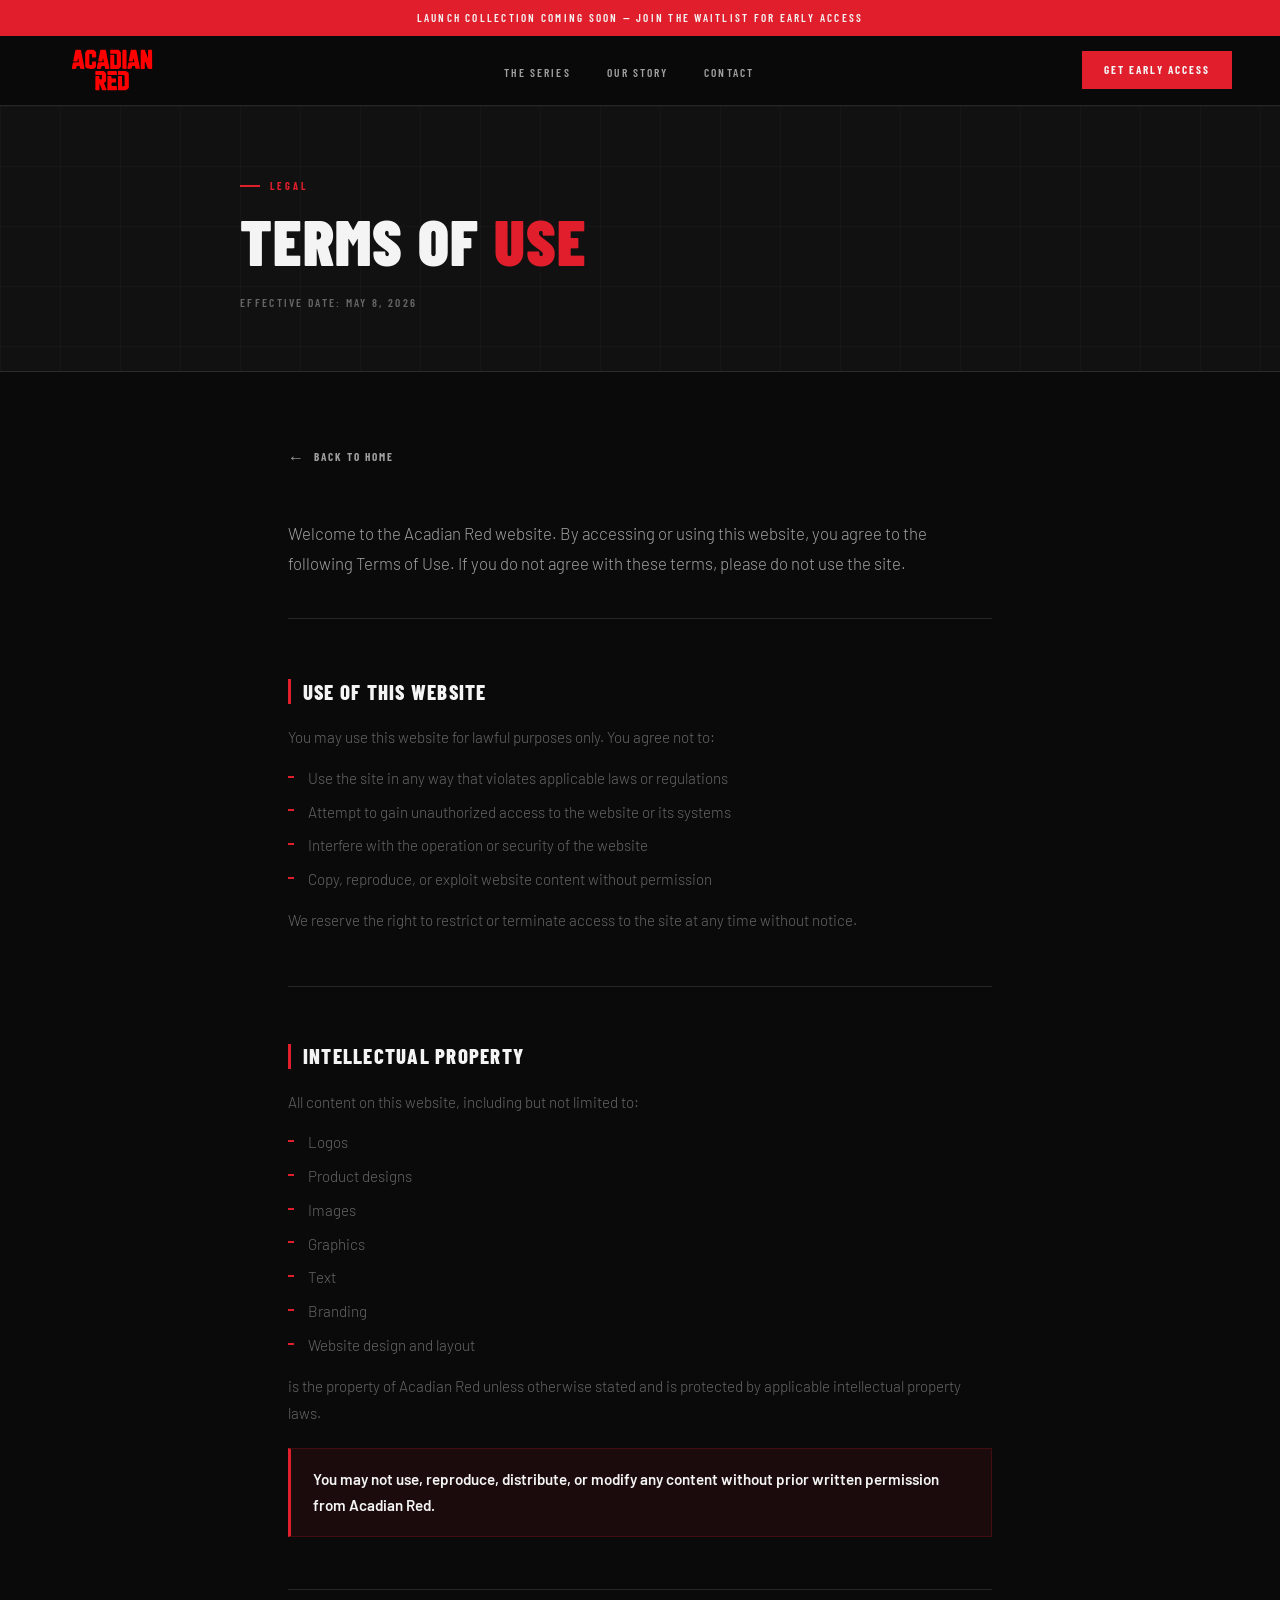
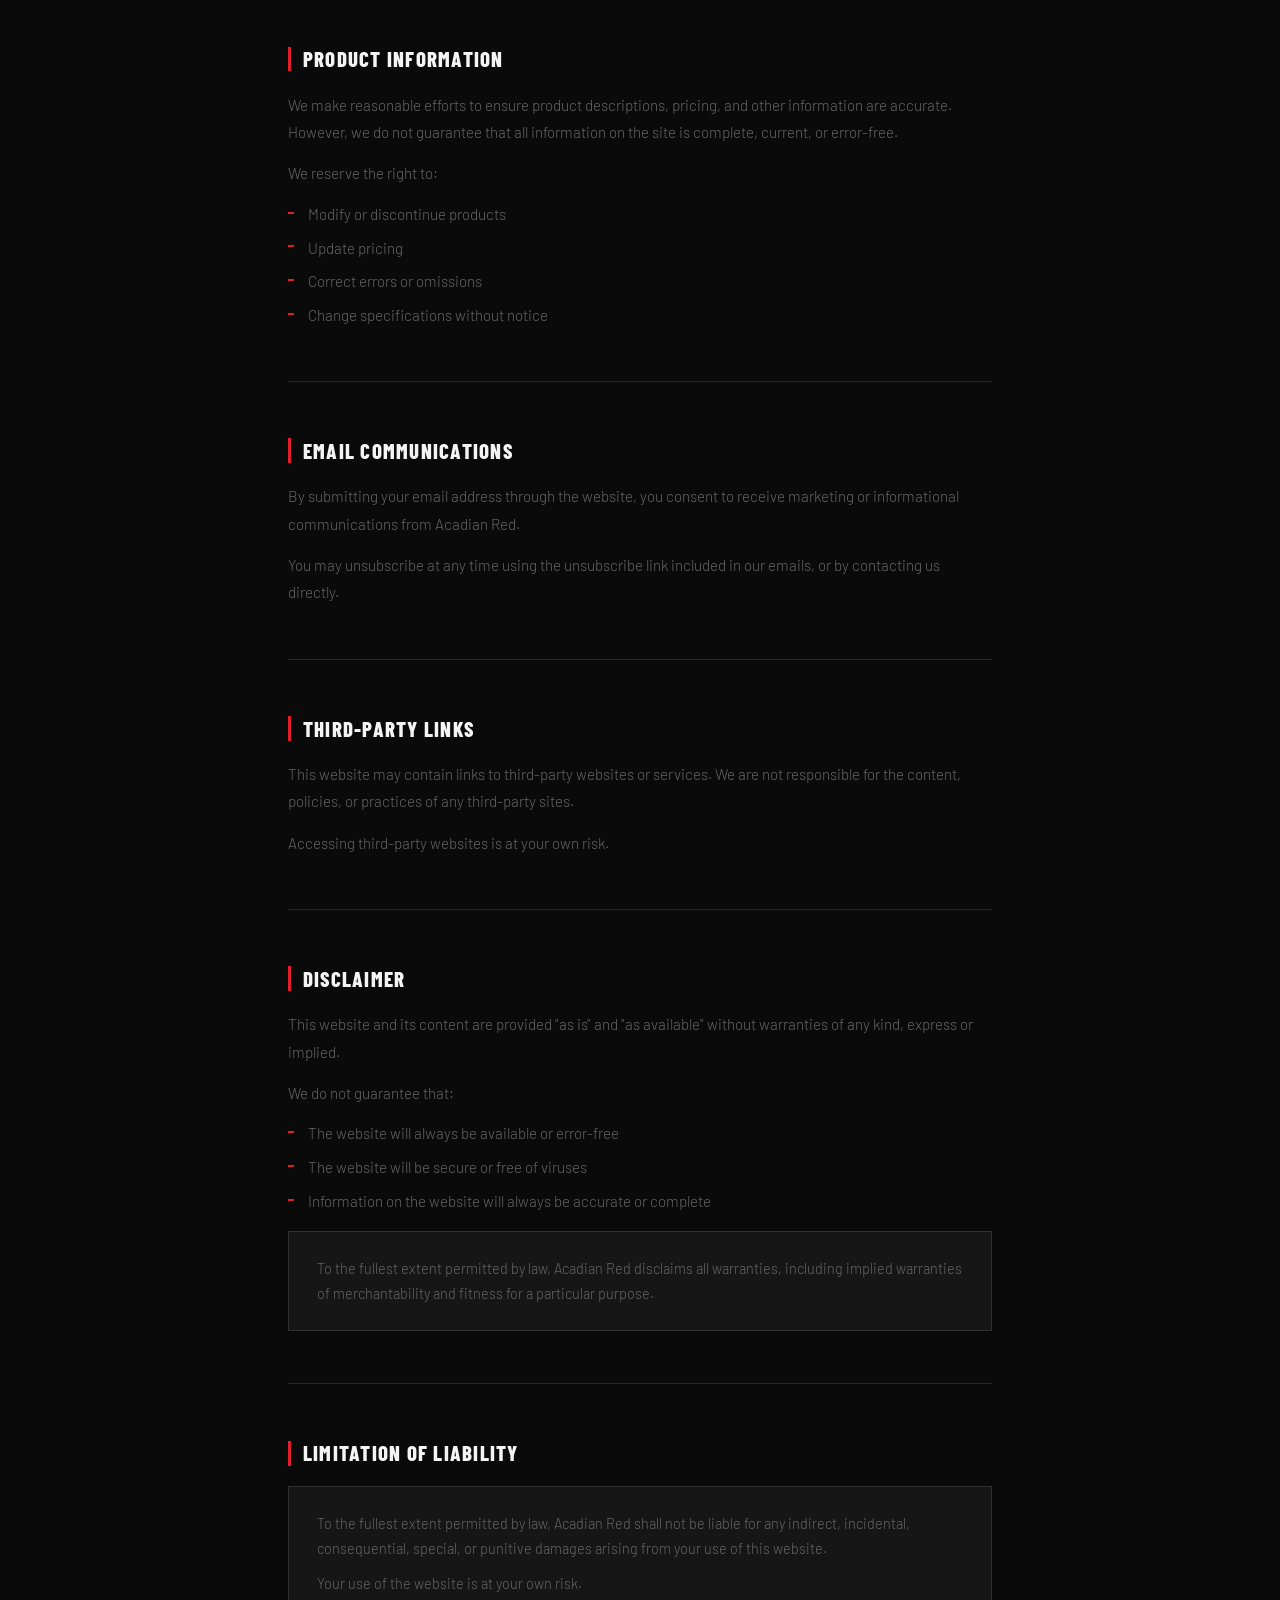
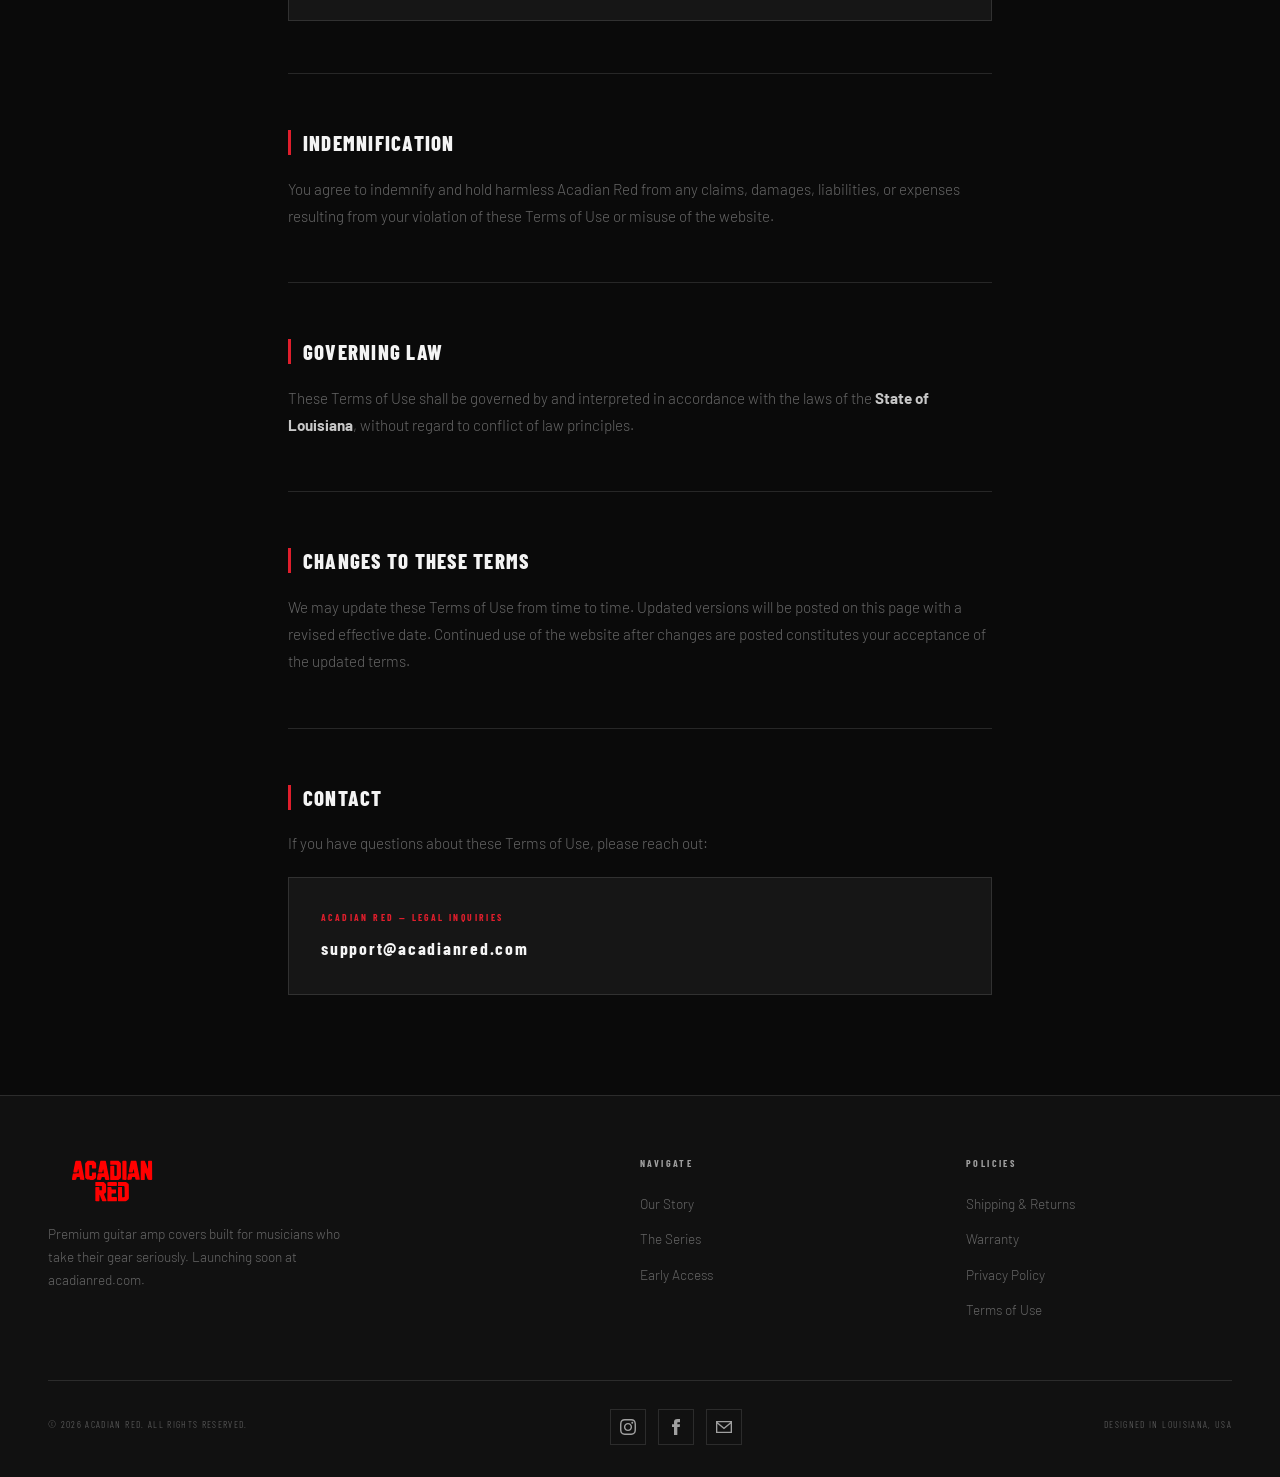
<file: terms-of-use.html>
<!DOCTYPE html>
<html lang="en">
<head>
  <meta charset="UTF-8" />
  <meta name="viewport" content="width=device-width, initial-scale=1.0" />
  <title>Terms of Use | Acadian Red</title>
  <meta name="description" content="Acadian Red Terms of Use — the rules and conditions governing your use of our website." />

  <link rel="preconnect" href="https://fonts.googleapis.com" />
  <link rel="preconnect" href="https://fonts.gstatic.com" crossorigin />
  <link href="https://fonts.googleapis.com/css2?family=Barlow+Condensed:wght@300;400;500;600;700;800;900&family=Barlow:wght@300;400;500;600&display=swap" rel="stylesheet" />

  <link rel="stylesheet" href="styles.css" />

  <style>
    /* ── PAGE-SPECIFIC STYLES ───────────────────── */

    .policy-hero {
      background: var(--black-mid);
      border-bottom: 1px solid var(--silver-line);
      padding: 72px 48px 60px;
      position: relative;
      overflow: hidden;
    }

    .policy-hero::before {
      content: '';
      position: absolute;
      inset: 0;
      background-image:
        linear-gradient(rgba(200,200,200,0.03) 1px, transparent 1px),
        linear-gradient(90deg, rgba(200,200,200,0.03) 1px, transparent 1px);
      background-size: 60px 60px;
      pointer-events: none;
    }

    .policy-hero-inner {
      max-width: 800px;
      margin: 0 auto;
      position: relative;
      z-index: 1;
    }

    .policy-hero .section-label {
      margin-bottom: 14px;
    }

    .policy-hero h1 {
      font-family: var(--font-head);
      font-size: clamp(2.4rem, 5vw, 4rem);
      font-weight: 900;
      text-transform: uppercase;
      letter-spacing: 0.02em;
      color: var(--white);
      line-height: 1;
      margin-bottom: 20px;
    }

    .policy-hero h1 span { color: var(--red); }

    .policy-effective {
      font-family: var(--font-head);
      font-size: 0.72rem;
      font-weight: 600;
      letter-spacing: 0.2em;
      text-transform: uppercase;
      color: var(--smoke);
    }

    /* ── POLICY BODY ────────────────────────────── */
    .policy-body {
      max-width: 800px;
      margin: 0 auto;
      padding: 72px 48px 100px;
    }

    .policy-intro {
      font-size: 1.05rem;
      color: var(--silver-mid);
      line-height: 1.8;
      margin-bottom: 56px;
      padding-bottom: 40px;
      border-bottom: 1px solid var(--silver-line);
    }

    .policy-section {
      margin-bottom: 52px;
    }

    .policy-section:last-child {
      margin-bottom: 0;
    }

    .policy-section-title {
      font-family: var(--font-head);
      font-size: 1.3rem;
      font-weight: 800;
      letter-spacing: 0.06em;
      text-transform: uppercase;
      color: var(--white);
      margin-bottom: 16px;
      display: flex;
      align-items: center;
      gap: 12px;
    }

    .policy-section-title::before {
      content: '';
      display: block;
      width: 3px;
      height: 1.2em;
      background: var(--red);
      flex-shrink: 0;
    }

    .policy-subsection-title {
      font-family: var(--font-head);
      font-size: 0.85rem;
      font-weight: 700;
      letter-spacing: 0.16em;
      text-transform: uppercase;
      color: var(--silver);
      margin-bottom: 10px;
      margin-top: 24px;
    }

    .policy-text {
      font-size: 0.95rem;
      color: var(--smoke);
      line-height: 1.8;
      margin-bottom: 14px;
    }

    .policy-text:last-child { margin-bottom: 0; }

    .policy-list {
      list-style: none;
      margin: 10px 0 14px;
      display: flex;
      flex-direction: column;
      gap: 8px;
    }

    .policy-list li {
      font-size: 0.95rem;
      color: var(--smoke);
      line-height: 1.7;
      padding-left: 20px;
      position: relative;
    }

    .policy-list li::before {
      content: '';
      position: absolute;
      left: 0;
      top: 0.65em;
      width: 6px;
      height: 2px;
      background: var(--red);
    }

    /* Highlight box — used for key legal statements */
    .policy-highlight {
      background: rgba(224,30,44,0.08);
      border: 1px solid rgba(224,30,44,0.2);
      border-left: 3px solid var(--red);
      padding: 18px 22px;
      margin: 20px 0;
    }

    .policy-highlight p {
      font-size: 0.95rem;
      color: var(--silver-mid);
      line-height: 1.7;
      margin: 0;
    }

    .policy-highlight strong {
      color: var(--white);
      font-weight: 600;
    }

    /* Dark callout — used for disclaimer / limitation of liability */
    .policy-callout {
      background: var(--black-card);
      border: 1px solid var(--silver-line);
      padding: 24px 28px;
      margin: 16px 0;
    }

    .policy-callout p {
      font-size: 0.9rem;
      color: var(--smoke);
      line-height: 1.75;
      margin-bottom: 10px;
    }

    .policy-callout p:last-child { margin-bottom: 0; }

    /* Contact block */
    .policy-contact {
      background: var(--black-card);
      border: 1px solid var(--silver-line);
      padding: 32px;
      margin-top: 20px;
    }

    .policy-contact .label {
      font-family: var(--font-head);
      font-size: 0.6rem;
      font-weight: 700;
      letter-spacing: 0.25em;
      text-transform: uppercase;
      color: var(--red);
      margin-bottom: 8px;
    }

    .policy-contact a {
      font-family: var(--font-head);
      font-size: 1.1rem;
      font-weight: 700;
      letter-spacing: 0.1em;
      color: var(--white);
      text-decoration: none;
      transition: color 0.2s;
    }

    .policy-contact a:hover { color: var(--red); }

    .policy-divider {
      height: 1px;
      background: var(--silver-line);
      margin: 52px 0;
    }

    .back-link {
      display: inline-flex;
      align-items: center;
      gap: 8px;
      font-family: var(--font-head);
      font-size: 0.7rem;
      font-weight: 700;
      letter-spacing: 0.18em;
      text-transform: uppercase;
      color: var(--silver-mid);
      text-decoration: none;
      margin-bottom: 48px;
      transition: color 0.2s;
    }

    .back-link:hover { color: var(--white); }
    .back-link::before { content: '←'; font-size: 1rem; }

    /* ── RESPONSIVE ─────────────────────────────── */
    @media (max-width: 720px) {
      .policy-hero { padding: 48px 24px 40px; }
      .policy-body { padding: 48px 24px 72px; }
    }
  </style>
</head>
<body>

  <!-- ── ANNOUNCE BAR ───────────────────────────── -->
  <div class="announce">Launch Collection Coming Soon — Join the Waitlist for Early Access</div>

  <!-- ── NAV ───────────────────────────────────── -->
  <nav>
    <a href="index.html" class="nav-logo">
      <img src="assets/acadianred_redlogo.svg" alt="Acadian Red" class="logo-mark" />
    </a>
    <ul class="nav-links">
      <li><a href="index.html#products">The Series</a></li>
      <li><a href="index.html#story">Our Story</a></li>
      <li><a href="index.html#notify">Contact</a></li>
    </ul>
    <a href="index.html#notify" class="nav-cta">Get Early Access</a>
    <button class="nav-hamburger" id="hamburger" aria-label="Open menu" onclick="toggleMenu()">
      <span></span><span></span><span></span>
    </button>
  </nav>

  <!-- Mobile drawer -->
  <div class="mobile-menu" id="mobile-menu">
    <a href="index.html#products" onclick="closeMenu()">The Series</a>
    <a href="index.html#story"    onclick="closeMenu()">Our Story</a>
    <a href="index.html#notify"   onclick="closeMenu()">Contact</a>
    <a href="index.html#notify"   onclick="closeMenu()" class="mobile-cta">Get Early Access</a>
  </div>

  <!-- ── HERO ──────────────────────────────────── -->
  <div class="policy-hero">
    <div class="policy-hero-inner">
      <div class="section-label">Legal</div>
      <h1>Terms of <span>Use</span></h1>
      <p class="policy-effective">Effective Date: May 8, 2026</p>
    </div>
  </div>

  <!-- ── BODY ──────────────────────────────────── -->
  <main class="policy-body">

    <a href="index.html" class="back-link">Back to Home</a>

    <p class="policy-intro">
      Welcome to the Acadian Red website. By accessing or using this website, you agree to the following Terms of Use. If you do not agree with these terms, please do not use the site.
    </p>

    <!-- 1. Use of This Website -->
    <div class="policy-section">
      <h2 class="policy-section-title">Use of This Website</h2>
      <p class="policy-text">You may use this website for lawful purposes only. You agree not to:</p>
      <ul class="policy-list">
        <li>Use the site in any way that violates applicable laws or regulations</li>
        <li>Attempt to gain unauthorized access to the website or its systems</li>
        <li>Interfere with the operation or security of the website</li>
        <li>Copy, reproduce, or exploit website content without permission</li>
      </ul>
      <p class="policy-text">We reserve the right to restrict or terminate access to the site at any time without notice.</p>
    </div>

    <div class="policy-divider"></div>

    <!-- 2. Intellectual Property -->
    <div class="policy-section">
      <h2 class="policy-section-title">Intellectual Property</h2>
      <p class="policy-text">All content on this website, including but not limited to:</p>
      <ul class="policy-list">
        <li>Logos</li>
        <li>Product designs</li>
        <li>Images</li>
        <li>Graphics</li>
        <li>Text</li>
        <li>Branding</li>
        <li>Website design and layout</li>
      </ul>
      <p class="policy-text">is the property of Acadian Red unless otherwise stated and is protected by applicable intellectual property laws.</p>
      <div class="policy-highlight">
        <p><strong>You may not use, reproduce, distribute, or modify any content without prior written permission from Acadian Red.</strong></p>
      </div>
    </div>

    <div class="policy-divider"></div>

    <!-- 3. Product Information -->
    <div class="policy-section">
      <h2 class="policy-section-title">Product Information</h2>
      <p class="policy-text">We make reasonable efforts to ensure product descriptions, pricing, and other information are accurate. However, we do not guarantee that all information on the site is complete, current, or error-free.</p>
      <p class="policy-text">We reserve the right to:</p>
      <ul class="policy-list">
        <li>Modify or discontinue products</li>
        <li>Update pricing</li>
        <li>Correct errors or omissions</li>
        <li>Change specifications without notice</li>
      </ul>
    </div>

    <div class="policy-divider"></div>

    <!-- 4. Email Communications -->
    <div class="policy-section">
      <h2 class="policy-section-title">Email Communications</h2>
      <p class="policy-text">By submitting your email address through the website, you consent to receive marketing or informational communications from Acadian Red.</p>
      <p class="policy-text">You may unsubscribe at any time using the unsubscribe link included in our emails, or by contacting us directly.</p>
    </div>

    <div class="policy-divider"></div>

    <!-- 5. Third-Party Links -->
    <div class="policy-section">
      <h2 class="policy-section-title">Third-Party Links</h2>
      <p class="policy-text">This website may contain links to third-party websites or services. We are not responsible for the content, policies, or practices of any third-party sites.</p>
      <p class="policy-text">Accessing third-party websites is at your own risk.</p>
    </div>

    <div class="policy-divider"></div>

    <!-- 6. Disclaimer -->
    <div class="policy-section">
      <h2 class="policy-section-title">Disclaimer</h2>
      <p class="policy-text">This website and its content are provided "as is" and "as available" without warranties of any kind, express or implied.</p>
      <p class="policy-text">We do not guarantee that:</p>
      <ul class="policy-list">
        <li>The website will always be available or error-free</li>
        <li>The website will be secure or free of viruses</li>
        <li>Information on the website will always be accurate or complete</li>
      </ul>
      <div class="policy-callout">
        <p>To the fullest extent permitted by law, Acadian Red disclaims all warranties, including implied warranties of merchantability and fitness for a particular purpose.</p>
      </div>
    </div>

    <div class="policy-divider"></div>

    <!-- 7. Limitation of Liability -->
    <div class="policy-section">
      <h2 class="policy-section-title">Limitation of Liability</h2>
      <div class="policy-callout">
        <p>To the fullest extent permitted by law, Acadian Red shall not be liable for any indirect, incidental, consequential, special, or punitive damages arising from your use of this website.</p>
        <p>Your use of the website is at your own risk.</p>
      </div>
    </div>

    <div class="policy-divider"></div>

    <!-- 8. Indemnification -->
    <div class="policy-section">
      <h2 class="policy-section-title">Indemnification</h2>
      <p class="policy-text">You agree to indemnify and hold harmless Acadian Red from any claims, damages, liabilities, or expenses resulting from your violation of these Terms of Use or misuse of the website.</p>
    </div>

    <div class="policy-divider"></div>

    <!-- 9. Governing Law -->
    <div class="policy-section">
      <h2 class="policy-section-title">Governing Law</h2>
      <p class="policy-text">These Terms of Use shall be governed by and interpreted in accordance with the laws of the <strong style="color:var(--silver);">State of Louisiana</strong>, without regard to conflict of law principles.</p>
    </div>

    <div class="policy-divider"></div>

    <!-- 10. Changes -->
    <div class="policy-section">
      <h2 class="policy-section-title">Changes to These Terms</h2>
      <p class="policy-text">We may update these Terms of Use from time to time. Updated versions will be posted on this page with a revised effective date. Continued use of the website after changes are posted constitutes your acceptance of the updated terms.</p>
    </div>

    <div class="policy-divider"></div>

    <!-- 11. Contact -->
    <div class="policy-section">
      <h2 class="policy-section-title">Contact</h2>
      <p class="policy-text">If you have questions about these Terms of Use, please reach out:</p>
      <div class="policy-contact">
        <div class="label">Acadian Red — Legal Inquiries</div>
        <a href="mailto:support@acadianred.com">support@acadianred.com</a>
      </div>
    </div>

  </main>

  <!-- ── FOOTER ─────────────────────────────────── -->
  <footer>
    <div class="footer-top">
      <div class="footer-brand">
        <a href="index.html" class="nav-logo">
          <img src="assets/acadianred_redlogo.svg" alt="Acadian Red" class="logo-mark" />
        </a>
        <p>Premium guitar amp covers built for musicians who take their gear seriously. Launching soon at acadianred.com.</p>
      </div>
      <div>
        <div class="footer-col-title">Navigate</div>
        <ul class="footer-links">
          <li><a href="index.html#story">Our Story</a></li>
          <li><a href="index.html#products">The Series</a></li>
          <li><a href="index.html#notify">Early Access</a></li>
        </ul>
      </div>
      <div>
        <div class="footer-col-title">Policies</div>
        <ul class="footer-links">
          <li><a href="#">Shipping &amp; Returns</a></li>
          <li><a href="#">Warranty</a></li>
          <li><a href="privacy-policy.html">Privacy Policy</a></li>
          <li><a href="terms-of-use.html">Terms of Use</a></li>
        </ul>
      </div>
    </div>
    <div class="footer-bottom">
      <p>© 2026 Acadian Red. All rights reserved.</p>

  <!-- Social Links Start -->
     <div class="social-links">
    <!-- Instagram -->
    <a href="https://www.instagram.com/acadianred" class="social-link" aria-label="Instagram" target="_blank" rel="noopener noreferrer">
      <svg viewBox="0 0 24 24">
        <path d="M12 2.163c3.204 0 3.584.012 4.85.07 3.252.148 4.771 1.691 4.919 4.919.058 1.265.069 1.645.069 4.849 0 3.205-.012 3.584-.069 4.849-.149 3.225-1.664 4.771-4.919 4.919-1.266.058-1.644.07-4.85.07-3.204 0-3.584-.012-4.849-.07-3.26-.149-4.771-1.699-4.919-4.92-.058-1.265-.07-1.644-.07-4.849 0-3.204.013-3.583.07-4.849.149-3.227 1.664-4.771 4.919-4.919 1.266-.057 1.645-.069 4.849-.069zm0-2.163c-3.259 0-3.667.014-4.947.072-4.358.2-6.78 2.618-6.98 6.98-.059 1.281-.073 1.689-.073 4.948 0 3.259.014 3.668.072 4.948.2 4.358 2.618 6.78 6.98 6.98 1.281.058 1.689.072 4.948.072 3.259 0 3.668-.014 4.948-.072 4.354-.2 6.782-2.618 6.979-6.98.059-1.28.073-1.689.073-4.948 0-3.259-.014-3.667-.072-4.947-.196-4.354-2.617-6.78-6.979-6.98-1.281-.059-1.69-.073-4.949-.073zm0 5.838c-3.403 0-6.162 2.759-6.162 6.162s2.759 6.163 6.162 6.163 6.162-2.759 6.162-6.163c0-3.403-2.759-6.162-6.162-6.162zm0 10.162c-2.209 0-4-1.79-4-4 0-2.209 1.791-4 4-4s4 1.791 4 4c0 2.21-1.791 4-4 4zm6.406-11.845c-.796 0-1.441.645-1.441 1.44s.645 1.44 1.441 1.44c.795 0 1.439-.645 1.439-1.44s-.644-1.44-1.439-1.44z"/>
      </svg>
    </a>

    <!-- Facebook -->
    <a href="https://www.facebook.com/AcadianRed/" class="social-link" aria-label="Facebook" target="_blank" rel="noopener noreferrer">
      <svg viewBox="0 0 24 24">
        <path d="M9 8h-3v4h3v12h5v-12h3.642l.358-4h-4v-1.667c0-.955.192-1.333 1.115-1.333h2.885v-5h-3.808c-3.596 0-5.192 1.583-5.192 4.615v3.385z"/>
      </svg>
    </a>

    <!-- Email -->
    <a href="mailto:support@acadianred.com" class="social-link" aria-label="Email">
      <svg viewBox="0 0 24 24">
        <path d="M0 3v18h24v-18h-24zm21.518 2l-9.518 7.713-9.518-7.713h19.036zm-19.518 14v-11.817l10 8.104 10-8.104v11.817h-20z"/>
      </svg>
    </a>
  </div>
      <!-- Social Links End -->
      
      <p>Designed in Louisiana, USA</p>
    </div>
  </footer>

  <script>
    function toggleMenu() {
      document.getElementById('hamburger').classList.toggle('open');
      document.getElementById('mobile-menu').classList.toggle('open');
    }
    function closeMenu() {
      document.getElementById('hamburger').classList.remove('open');
      document.getElementById('mobile-menu').classList.remove('open');
    }
  </script>

</body>
</html>
</file>
<file: styles.css>
/* ── TOKENS ─────────────────────────────────────── */
:root {
  --red:        #E01E2C;
  --red-dark:   #B01520;
  --silver:     #C8C8C8;
  --silver-mid: #A0A0A0;
  --silver-line:rgba(200,200,200,0.15);
  --black:      #0A0A0A;
  --black-mid:  #111111;
  --black-card: #161616;
  --black-card2:#1E1E1E;
  --smoke:      #666666;
  --white:      #F4F4F4;
  --font-head: 'Barlow Condensed', sans-serif;
  --font-body: 'Barlow', sans-serif;
}

/* ── RESET ──────────────────────────────────────── */
*, *::before, *::after { box-sizing: border-box; margin: 0; padding: 0; }
html { scroll-behavior: smooth; }
body {
  background: var(--black);
  color: var(--white);
  font-family: var(--font-body);
  font-weight: 300;
  line-height: 1.6;
  overflow-x: hidden;
}

/* ── ANNOUNCE BAR ───────────────────────────────── */
.announce {
  background: var(--red);
  color: var(--white);
  font-family: var(--font-head);
  font-size: 0.7rem;
  font-weight: 600;
  letter-spacing: 0.2em;
  text-transform: uppercase;
  text-align: center;
  padding: 9px 20px;
  /* Fix: ensure it fills 100% width with no overflow */
  width: 100%;
  display: block;
}

/* ── NAV ────────────────────────────────────────── */
nav {
  position: sticky;
  top: 0;
  z-index: 100;
  background: rgba(10,10,10,0.97);
  backdrop-filter: blur(16px);
  border-bottom: 1px solid var(--silver-line);
  display: flex;
  align-items: center;
  justify-content: space-between;
  padding: 0 48px;
  height: 70px;
  /* Fix: prevent nav items from overflowing */
  width: 100%;
  overflow: hidden;
}

.nav-logo {
  display: flex;
  align-items: center;
  gap: 14px;
  text-decoration: none;
  flex-shrink: 0;
}

.logo-mark {
  height: 50px;
  width: auto;
  flex-shrink: 0;
  object-fit: contain;
}

.logo-text {
  font-family: var(--font-head);
  font-size: 1.1rem;
  font-weight: 800;
  letter-spacing: 0.18em;
  text-transform: uppercase;
  color: var(--white);
}

.logo-text span { color: var(--red); }

.nav-links {
  display: flex;
  gap: 36px;
  list-style: none;
}

.nav-links a {
  font-family: var(--font-head);
  font-size: 0.72rem;
  font-weight: 600;
  letter-spacing: 0.18em;
  text-transform: uppercase;
  color: var(--silver-mid);
  text-decoration: none;
  transition: color 0.2s;
}

.nav-links a:hover { color: var(--white); }

.nav-cta {
  font-family: var(--font-head);
  font-size: 0.7rem;
  font-weight: 700;
  letter-spacing: 0.18em;
  text-transform: uppercase;
  color: var(--white);
  background: var(--red);
  padding: 10px 22px;
  text-decoration: none;
  transition: background 0.2s;
  flex-shrink: 0;
  white-space: nowrap;
}

.nav-cta:hover { background: var(--red-dark); }

/* Hamburger — hidden on desktop */
.nav-hamburger {
  display: none;
  flex-direction: column;
  justify-content: center;
  gap: 5px;
  background: none;
  border: none;
  cursor: pointer;
  padding: 6px;
  z-index: 110;
}

.nav-hamburger span {
  display: block;
  width: 24px;
  height: 2px;
  background: var(--white);
  transition: all 0.25s;
  transform-origin: center;
}

/* Hamburger → X when open */
.nav-hamburger.open span:nth-child(1) { transform: translateY(7px) rotate(45deg); }
.nav-hamburger.open span:nth-child(2) { opacity: 0; }
.nav-hamburger.open span:nth-child(3) { transform: translateY(-7px) rotate(-45deg); }

/* Mobile drawer */
.mobile-menu {
  display: none;
  position: fixed;
  top: 70px;
  left: 0;
  right: 0;
  background: rgba(10,10,10,0.98);
  border-bottom: 1px solid var(--silver-line);
  padding: 24px 28px;
  z-index: 99;
  flex-direction: column;
  gap: 0;
}

.mobile-menu.open { display: flex; }

.mobile-menu a {
  font-family: var(--font-head);
  font-size: 1.1rem;
  font-weight: 600;
  letter-spacing: 0.16em;
  text-transform: uppercase;
  color: var(--silver-mid);
  text-decoration: none;
  padding: 14px 0;
  border-bottom: 1px solid var(--silver-line);
  transition: color 0.2s;
}

.mobile-menu a:last-child { border-bottom: none; }
.mobile-menu a:hover { color: var(--white); }
.mobile-menu .mobile-cta {
  margin-top: 16px;
  background: var(--red);
  color: var(--white);
  text-align: center;
  padding: 14px;
  border-bottom: none;
}

/* ── HERO ───────────────────────────────────────── */
.hero {
  position: relative;
  min-height: 92vh;
  display: grid;
  grid-template-columns: 1fr 1fr;
  align-items: center;
  overflow: hidden;
  background: var(--black);
}

.hero::before {
  content: '';
  position: absolute;
  inset: 0;
  background-image:
    linear-gradient(rgba(200,200,200,0.04) 1px, transparent 1px),
    linear-gradient(90deg, rgba(200,200,200,0.04) 1px, transparent 1px);
  background-size: 60px 60px;
  mask-image: radial-gradient(ellipse 80% 80% at 50% 50%, black 30%, transparent 100%);
  pointer-events: none;
}

.hero-content {
  position: relative;
  z-index: 2;
  padding: 80px 60px 80px 96px;
}

.hero-eyebrow {
  font-family: var(--font-head);
  font-size: 0.7rem;
  font-weight: 600;
  letter-spacing: 0.3em;
  text-transform: uppercase;
  color: var(--red);
  margin-bottom: 20px;
  display: flex;
  align-items: center;
  gap: 12px;
}

.hero-title {
  font-family: var(--font-head);
  font-size: clamp(3.8rem, 7vw, 7rem);
  font-weight: 900;
  line-height: 0.9;
  letter-spacing: -0.01em;
  text-transform: uppercase;
  color: var(--white);
  margin-bottom: 20px;
}

.hero-title .accent { color: var(--red); }
.hero-title .silver { color: var(--silver); }

.hero-sub {
  font-family: var(--font-head);
  font-size: 1.1rem;
  font-weight: 400;
  letter-spacing: 0.14em;
  text-transform: uppercase;
  color: var(--silver-mid);
  margin-bottom: 32px;
}

.hero-desc {
  font-size: 1rem;
  color: var(--smoke);
  max-width: 500px;
  margin-bottom: 48px;
  line-height: 1.75;
}

.hero-actions {
  display: flex;
  gap: 14px;
  flex-wrap: wrap;
}

.hero-visual {
  position: relative;
  z-index: 2;
  display: flex;
  justify-content: center;
  align-items: center;
  padding: 40px;
}

.hero-render img {
  width: 100%;
  max-width: 560px;
}

/* ── BUTTONS ────────────────────────────────────── */
.btn-primary, .btn-ghost {
  font-family: var(--font-head);
  font-size: 0.75rem;
  font-weight: 700;
  letter-spacing: 0.22em;
  text-transform: uppercase;
  padding: 16px 40px;
  border: 2px solid;
  cursor: pointer;
  text-decoration: none;
  transition: all 0.2s;
  display: inline-block;
  text-align: center;
}

.btn-primary {
  background: var(--red);
  color: var(--white);
  border-color: var(--red);
}
.btn-primary:hover { background: var(--red-dark); border-color: var(--red-dark); }

.btn-ghost {
  background: transparent;
  color: var(--silver);
  border-color: rgba(200,200,200,0.3);
}
.btn-ghost:hover { border-color: var(--silver); color: var(--white); }

/* ── DIVIDER ────────────────────────────────────── */
.red-divider {
  height: 3px;
  background: linear-gradient(to right, var(--red) 0%, transparent 100%);
}

/* ── FEATURES STRIP ─────────────────────────────── */
.features-strip {
  background: var(--black-mid);
  border-top: 1px solid var(--silver-line);
  border-bottom: 1px solid var(--silver-line);
}

.features-inner {
  max-width: 1200px;
  margin: 0 auto;
  display: grid;
  grid-template-columns: repeat(4, 1fr);
}

.feature-item {
  padding: 44px 28px;
  border-right: 1px solid var(--silver-line);
  display: flex;
  flex-direction: column;
  gap: 10px;
}

.feature-item:last-child { border-right: none; }

.feature-num {
  font-family: var(--font-head);
  font-size: 2rem;
  font-weight: 900;
  color: var(--red);
  line-height: 1;
}

.feature-title {
  font-family: var(--font-head);
  font-size: 0.82rem;
  font-weight: 700;
  letter-spacing: 0.16em;
  text-transform: uppercase;
  color: var(--white);
}

.feature-desc {
  font-size: 0.83rem;
  color: var(--smoke);
  line-height: 1.6;
}

/* ── SECTION SHARED ─────────────────────────────── */
.section-label {
  font-family: var(--font-head);
  font-size: 0.65rem;
  font-weight: 700;
  letter-spacing: 0.3em;
  text-transform: uppercase;
  color: var(--red);
  margin-bottom: 12px;
  display: flex;
  align-items: center;
  gap: 10px;
}

.section-label::before {
  content: '';
  display: block;
  width: 20px;
  height: 2px;
  background: var(--red);
  flex-shrink: 0;
}

.section-title {
  font-family: var(--font-head);
  font-size: clamp(2rem, 4vw, 3rem);
  font-weight: 900;
  line-height: 1.0;
  text-transform: uppercase;
  color: var(--white);
  margin-bottom: 16px;
  letter-spacing: 0.02em;
}

.section-title .accent { color: var(--red); }
.section-title .silver { color: var(--silver); }

.section-body {
  font-size: 1rem;
  color: var(--smoke);
  line-height: 1.75;
  max-width: 620px;
}

/* ── PRODUCTS ───────────────────────────────────── */
.products-section {
  background: var(--black);
  padding: 90px 48px;
}

.products-header {
  max-width: 1200px;
  margin: 0 auto 56px;
}

.products-grid {
  max-width: 1200px;
  margin: 0 auto;
  display: grid;
  grid-template-columns: repeat(auto-fit, minmax(320px, 1fr));
  gap: 1px;
  background: var(--silver-line);
  border: 1px solid var(--silver-line);
}

/* ── PRODUCT CARD ───────────────────────────────── */
.product-card {
  background: var(--black-card);
  position: relative;
  overflow: hidden;
  display: flex;
  flex-direction: column;
  transition: background 0.25s;
}

.product-card:hover { background: var(--black-card2); }

.card-status {
  position: absolute;
  top: 14px; right: 14px;
  font-family: var(--font-head);
  font-size: 0.58rem;
  font-weight: 700;
  letter-spacing: 0.22em;
  text-transform: uppercase;
  background: var(--red);
  color: var(--white);
  padding: 5px 11px;
  z-index: 3;
}

/* ── CAROUSEL ───────────────────────────────────── */
.carousel {
  position: relative;
  height: 210px;
  background: #0E0E0E;
  overflow: hidden;
  border-bottom: 1px solid var(--silver-line);
}

.carousel-slide {
  position: absolute;
  inset: 0;
  display: flex;
  align-items: center;
  justify-content: center;
  opacity: 0;
  transition: opacity 0.45s ease;
}

.carousel-slide.active { opacity: 1; }

.carousel-controls {
  position: absolute;
  bottom: 10px;
  left: 50%;
  transform: translateX(-50%);
  display: flex;
  gap: 6px;
  z-index: 2;
}

.carousel-dot {
  width: 5px; height: 5px;
  border-radius: 50%;
  background: rgba(200,200,200,0.25);
  border: none;
  cursor: pointer;
  padding: 0;
  transition: background 0.2s;
}

.carousel-dot.active { background: var(--red); }

.carousel-arrow {
  position: absolute;
  top: 50%;
  transform: translateY(-50%);
  background: rgba(10,10,10,0.8);
  border: 1px solid var(--silver-line);
  color: var(--silver-mid);
  width: 30px; height: 30px;
  font-size: 1.1rem;
  cursor: pointer;
  display: flex;
  align-items: center;
  justify-content: center;
  transition: all 0.2s;
  z-index: 2;
}

.carousel-arrow:hover { background: var(--red); border-color: var(--red); color: var(--white); }
.carousel-arrow.prev { left: 8px; }
.carousel-arrow.next { right: 8px; }

/* ── CARD BODY ──────────────────────────────────── */
.card-body {
  padding: 24px;
  flex: 1;
  display: flex;
  flex-direction: column;
}

.card-size-badge {
  font-family: var(--font-head);
  font-size: 0.6rem;
  font-weight: 700;
  letter-spacing: 0.25em;
  text-transform: uppercase;
  color: var(--red);
  margin-bottom: 4px;
}

.card-name {
  font-family: var(--font-head);
  font-size: 1.6rem;
  font-weight: 900;
  letter-spacing: 0.04em;
  text-transform: uppercase;
  color: var(--white);
  margin-bottom: 3px;
}

.card-tagline {
  font-size: 0.82rem;
  color: var(--smoke);
  margin-bottom: 18px;
}

/* ── SIZE CHART ─────────────────────────────────── */
.size-chart {
  border: 1px solid var(--silver-line);
  margin-bottom: 18px;
  overflow: hidden;
}

.size-chart-head {
  background: rgba(224,30,44,0.1);
  display: grid;
  grid-template-columns: 1fr 1fr 1fr;
  padding: 7px 12px;
  border-bottom: 1px solid var(--silver-line);
}

.size-chart-head span {
  font-family: var(--font-head);
  font-size: 0.58rem;
  font-weight: 700;
  letter-spacing: 0.18em;
  text-transform: uppercase;
  color: var(--silver-mid);
}

.size-chart-row {
  display: grid;
  grid-template-columns: 1fr 1fr 1fr;
  padding: 7px 12px;
  border-top: 1px solid rgba(200,200,200,0.05);
}

.size-chart-row span { font-size: 0.8rem; color: var(--white); }
.size-chart-row:nth-child(even) { background: rgba(255,255,255,0.02); }

/* ── FITS ───────────────────────────────────────── */
.fits-label {
  font-family: var(--font-head);
  font-size: 0.6rem;
  font-weight: 700;
  letter-spacing: 0.22em;
  text-transform: uppercase;
  color: var(--silver-mid);
  margin-bottom: 10px;
}

.fits-list {
  display: flex;
  flex-wrap: wrap;
  gap: 5px;
  margin-bottom: 22px;
  flex: 1;
}

.fits-tag {
  font-family: var(--font-head);
  font-size: 0.65rem;
  font-weight: 500;
  letter-spacing: 0.06em;
  color: var(--white);
  background: rgba(224, 30, 44, 0.15);
  border: 1px solid rgba(224, 30, 44, 0.3);
  padding: 5px 11px;
  border-radius: 4px;
}

.card-notify {
  width: 100%;
  font-family: var(--font-head);
  font-size: 0.7rem;
  font-weight: 700;
  letter-spacing: 0.2em;
  text-transform: uppercase;
  background: transparent;
  color: var(--silver);
  border: 1px solid var(--silver-line);
  padding: 13px;
  cursor: pointer;
  transition: all 0.22s;
  margin-top: auto;
}

.card-notify:hover { background: var(--red); border-color: var(--red); color: var(--white); }

/* ── STORY ──────────────────────────────────────── */
.story-wrap {
  background: var(--black-mid);
  border-top: 1px solid var(--silver-line);
  border-bottom: 1px solid var(--silver-line);
}

.story-section {
  max-width: 1200px;
  margin: 0 auto;
  display: grid;
  grid-template-columns: 1fr 1fr;
  align-items: stretch;
}

.story-visual {
  background: var(--black);
  border-right: 1px solid var(--silver-line);
  display: flex;
  align-items: center;
  justify-content: center;
  min-height: 400px;
  position: relative;
  overflow: hidden;
}

.story-bg-text {
  position: absolute;
  font-family: var(--font-head);
  font-size: 13rem;
  font-weight: 900;
  color: var(--silver);
  opacity: 0.04;
  line-height: 1;
  letter-spacing: -0.05em;
  pointer-events: none;
}

.story-logo {
  position: relative;
  z-index: 1;
}

.story-content {
  padding: 72px 60px 72px 80px;
}

.story-content .section-label { margin-bottom: 16px; }
.story-content .section-title { margin-bottom: 24px; }

/* ── EMAIL ──────────────────────────────────────── */
.email-section {
  background: var(--red);
  padding: 80px 48px;
  text-align: center;
  position: relative;
  overflow: hidden;
}

.email-section::before {
  content: '';
  position: absolute;
  inset: 0;
  background-image:
    linear-gradient(rgba(0,0,0,0.1) 1px, transparent 1px),
    linear-gradient(90deg, rgba(0,0,0,0.1) 1px, transparent 1px);
  background-size: 40px 40px;
}

.email-inner {
  position: relative;
  z-index: 1;
  max-width: 540px;
  margin: 0 auto;
}

.email-section .section-label { justify-content: center; color: rgba(255,255,255,0.85); }
.email-section .section-label::before { background: rgba(255,255,255,0.5); }
.email-section .section-title { color: var(--white); margin-bottom: 20px; }
.email-section .section-body {
  color: rgba(255,255,255,0.92);
  font-size: 1.02rem;
  line-height: 1.65;
  margin-bottom: 36px;
}

.email-form {
  display: flex;
  max-width: 440px;
  margin: 0 auto;
}

.email-input {
  flex: 1;
  background: rgba(0,0,0,0.25);
  border: 2px solid rgba(255,255,255,0.3);
  border-right: none;
  color: var(--white);
  font-family: var(--font-body);
  font-size: 0.9rem;
  padding: 14px 18px;
  outline: none;
}

.email-input::placeholder { color: rgba(255,255,255,0.55); }

.email-submit {
  font-family: var(--font-head);
  font-size: 0.72rem;
  font-weight: 700;
  letter-spacing: 0.18em;
  text-transform: uppercase;
  background: var(--black);
  color: var(--white);
  border: 2px solid var(--black);
  padding: 14px 26px;
  cursor: pointer;
  transition: all 0.2s;
  white-space: nowrap;
}

.email-submit:hover { background: #222; }

/* ── FOOTER ─────────────────────────────────────── */
footer {
  background: var(--black-mid);
  padding: 60px 48px 32px;
  border-top: 1px solid var(--silver-line);
}

.footer-top {
  display: grid;
  grid-template-columns: 2fr 1fr 1fr;
  gap: 60px;
  max-width: 1200px;
  margin: 0 auto 48px;
}

.footer-brand {
  display: flex;
  flex-direction: column;
  gap: 16px;
}

.footer-brand .nav-logo {
  display: inline-flex;
}

.footer-brand p {
  font-size: 0.85rem;
  color: var(--smoke);
  line-height: 1.7;
  max-width: 300px;
  /* Fix: left-align text under logo */
  text-align: left;
}

.footer-col-title {
  font-family: var(--font-head);
  font-size: 0.62rem;
  font-weight: 700;
  letter-spacing: 0.24em;
  text-transform: uppercase;
  color: var(--silver-mid);
  margin-bottom: 18px;
}

.footer-links { list-style: none; }
.footer-links li { margin-bottom: 10px; }
.footer-links a { font-size: 0.85rem; color: var(--smoke); text-decoration: none; transition: color 0.2s; }
.footer-links a:hover { color: var(--white); }

.footer-bottom {
  max-width: 1200px;
  margin: 0 auto;
  border-top: 1px solid var(--silver-line);
  padding-top: 24px;
  display: flex;
  justify-content: space-between;
  align-items: center;
}

.footer-bottom p {
  font-family: var(--font-head);
  font-size: 0.6rem;
  letter-spacing: 0.14em;
  text-transform: uppercase;
  color: var(--smoke);
}

/* ── MODAL ──────────────────────────────────────── */
.modal-overlay {
  display: none;
  position: fixed;
  inset: 0;
  background: rgba(0,0,0,0.88);
  z-index: 200;
  align-items: center;
  justify-content: center;
}

.modal-overlay.open { display: flex; }

.modal {
  background: var(--black-card2);
  border: 1px solid var(--silver-line);
  border-top: 3px solid var(--red);
  padding: 48px;
  max-width: 460px;
  width: 90%;
  position: relative;
}

.modal-close {
  position: absolute;
  top: 14px; right: 16px;
  background: none;
  border: none;
  color: var(--smoke);
  font-size: 1.5rem;
  cursor: pointer;
  line-height: 1;
}

.modal-close:hover { color: var(--white); }

.modal-product-name {
  font-family: var(--font-head);
  font-size: 0.62rem;
  font-weight: 700;
  letter-spacing: 0.24em;
  text-transform: uppercase;
  color: var(--red);
  margin-bottom: 6px;
}

.modal-title {
  font-family: var(--font-head);
  font-size: 1.8rem;
  font-weight: 900;
  letter-spacing: 0.04em;
  text-transform: uppercase;
  color: var(--white);
  margin-bottom: 6px;
}

.modal-sub {
  font-size: 0.88rem;
  color: var(--smoke);
  margin-bottom: 28px;
  line-height: 1.6;
}

.modal-form { display: flex; flex-direction: column; gap: 10px; }

.modal-input {
  background: rgba(255,255,255,0.04);
  border: 1px solid var(--silver-line);
  color: var(--white);
  font-family: var(--font-body);
  font-size: 0.9rem;
  padding: 13px 16px;
  outline: none;
  transition: border-color 0.2s;
}

.modal-input:focus { border-color: rgba(200,200,200,0.4); }
.modal-input::placeholder { color: var(--smoke); }

.modal-submit {
  font-family: var(--font-head);
  font-size: 0.72rem;
  font-weight: 700;
  letter-spacing: 0.2em;
  text-transform: uppercase;
  background: var(--red);
  color: var(--white);
  border: none;
  padding: 15px;
  cursor: pointer;
  transition: background 0.2s;
  margin-top: 4px;
}

.modal-submit:hover { background: var(--red-dark); }

.modal-success {
  display: none;
  text-align: center;
  padding: 24px 0;
}

.modal-success .check {
  font-family: var(--font-head);
  font-size: 3rem;
  font-weight: 900;
  color: var(--red);
  margin-bottom: 12px;
}

.modal-success p { color: var(--silver-mid); font-size: 0.9rem; line-height: 1.6; }

/* ── ANIMATIONS ─────────────────────────────────── */
.fade-up {
  opacity: 0;
  transform: translateY(28px);
  transition: opacity 0.65s ease, transform 0.65s ease;
}

.fade-up.visible { opacity: 1; transform: none; }


/* ═══════════════════════════════════════════════════
   RESPONSIVE — TABLET  ≤ 960px
   ═══════════════════════════════════════════════════ */
@media (max-width: 960px) {

  /* Nav */
  nav { padding: 0 20px; }
  .nav-links { display: none; }          /* hide desktop links */
  .nav-cta   { display: none; }          /* hide desktop CTA — replaced by mobile menu */
  .nav-hamburger { display: flex; }       /* show hamburger */

  /* Hero: stack vertically, image first on mobile */
  .hero {
    grid-template-columns: 1fr;
    grid-template-rows: auto auto;
    min-height: unset;
    padding: 0;
  }

  /* Render goes ABOVE the text on mobile */
  .hero-visual {
    order: -1;
    padding: 40px 24px 24px;
    justify-content: center;
  }

  .hero-render img {
    width: min(380px, 88vw);
  }

  .hero-content {
    padding: 16px 24px 60px;
    text-align: center;
  }

  /* Center logo/eyebrow on mobile */
  .hero-eyebrow { justify-content: center; }

  /* Buttons: equal width, stacked */
  .hero-actions {
    flex-direction: column;
    align-items: stretch;
    gap: 12px;
    width: 100%;
    max-width: 320px;
    margin: 0 auto;
  }

  .btn-primary,
  .btn-ghost {
    width: 100%;
    text-align: center;
    padding: 16px 20px;
  }

  /* Features */
  .features-inner { grid-template-columns: 1fr 1fr; }
  .feature-item { border-bottom: 1px solid var(--silver-line); }

  /* Products */
  .products-section { padding: 70px 20px; }

  /* Story */
  .story-section { grid-template-columns: 1fr; }
  .story-visual {
    min-height: 240px;
    border-right: none;
    border-bottom: 1px solid var(--silver-line);
  }
  .story-content { padding: 48px 28px; }

  /* Footer */
  .footer-top { grid-template-columns: 1fr; gap: 32px; }
  .footer-brand { align-items: flex-start; }
  footer { padding: 48px 24px 28px; }

  /* Email form */
  .email-form { flex-direction: column; max-width: 100%; }
  .email-input {
    border-right: 2px solid rgba(255,255,255,0.3);
    border-bottom: none;
  }
  .email-submit { border-top: 2px solid var(--black); }
}


/* ═══════════════════════════════════════════════════
   RESPONSIVE — MOBILE  ≤ 600px
   ═══════════════════════════════════════════════════ */
@media (max-width: 600px) {
  .features-inner { grid-template-columns: 1fr; }
  .products-grid  { grid-template-columns: 1fr; }
  .footer-bottom  { flex-direction: column; gap: 8px; text-align: center; }

  /* Announce bar — ensure no overflow */
  .announce {
    font-size: 0.62rem;
    letter-spacing: 0.12em;
    padding: 9px 12px;
  }
}

/* ── SOCIAL ICONS ───────────────────────────────── */
.social-links {
  display: flex;
  gap: 12px;
  margin-top: 4px;
}
 
.social-link {
  display: flex;
  align-items: center;
  justify-content: center;
  width: 36px;
  height: 36px;
  border: 1px solid var(--silver-line);
  background: transparent;
  transition: all 0.22s;
  flex-shrink: 0;
}
 
.social-link svg {
  width: 16px;
  height: 16px;
  fill: var(--silver-mid);
  transition: fill 0.22s;
}
 
.social-link:hover {
  border-color: var(--red);
  background: var(--red);
}
 
.social-link:hover svg {
  fill: var(--white);
}
</file>
